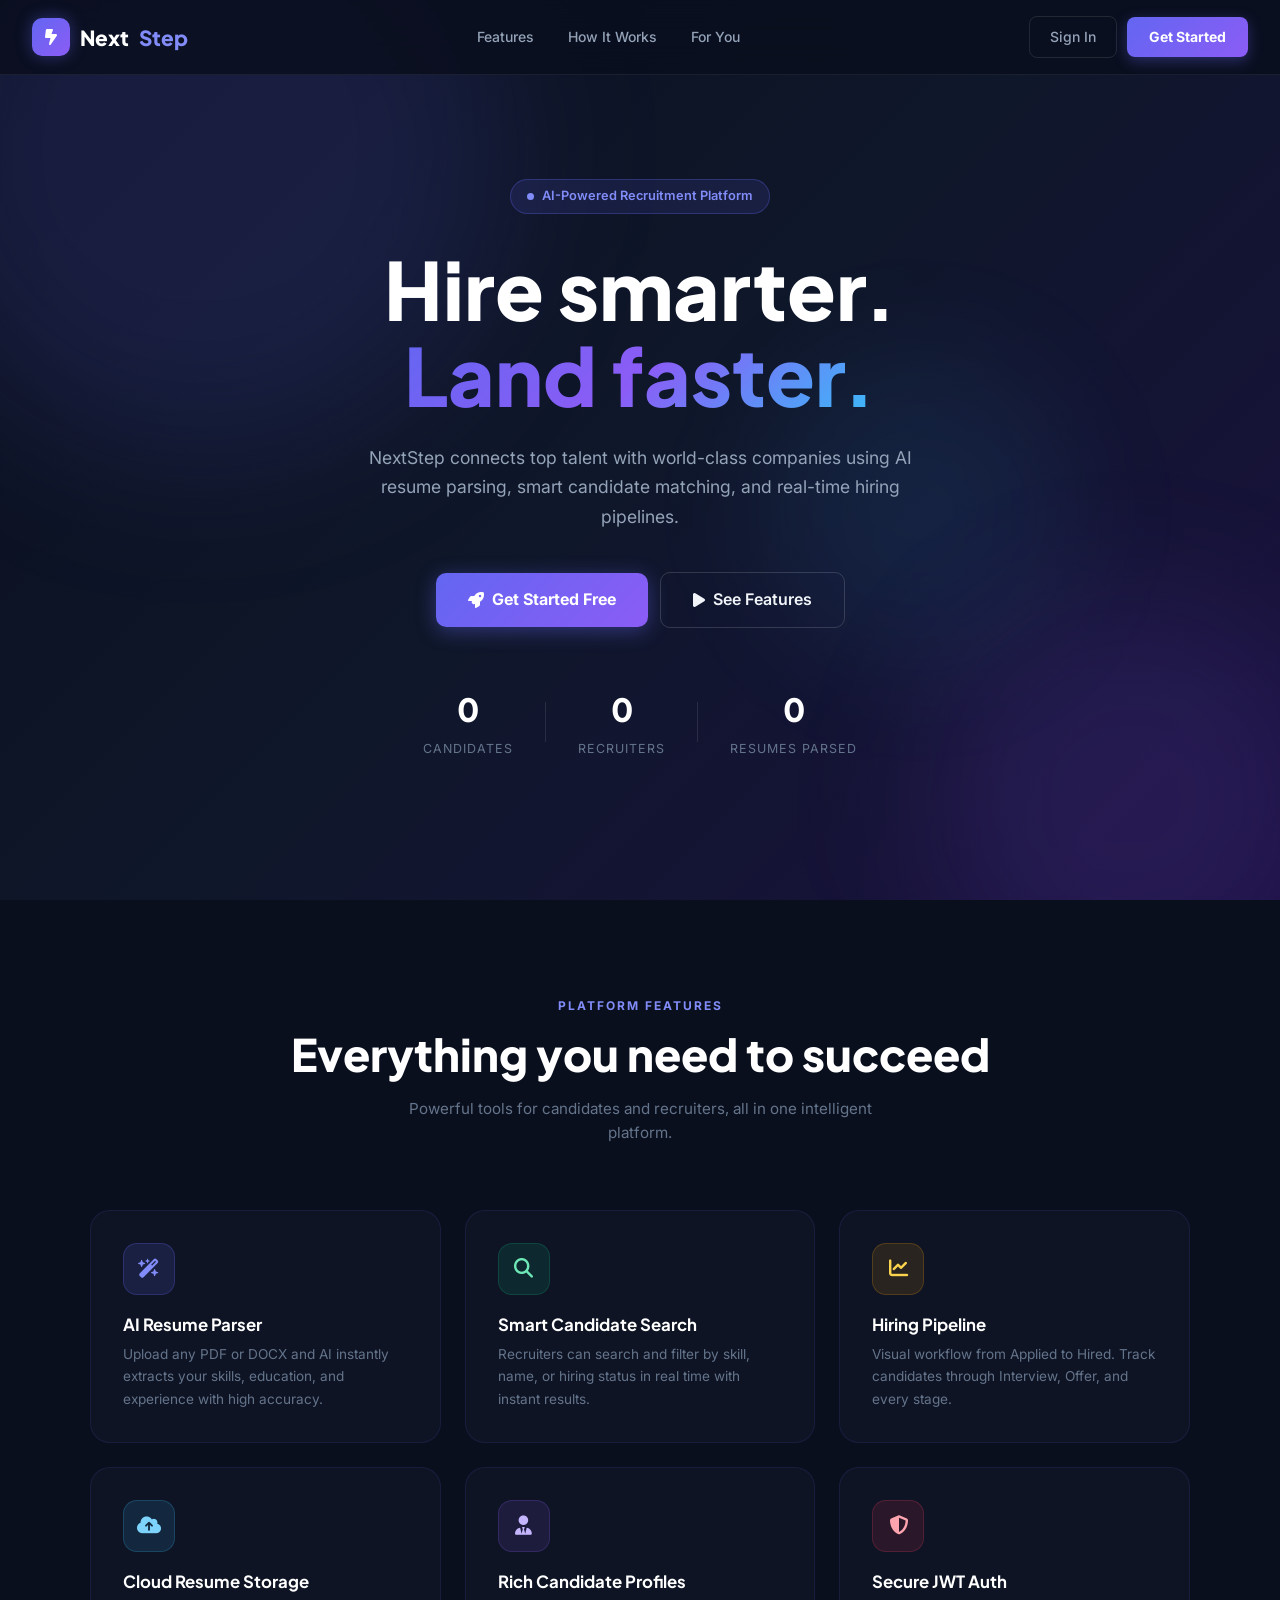
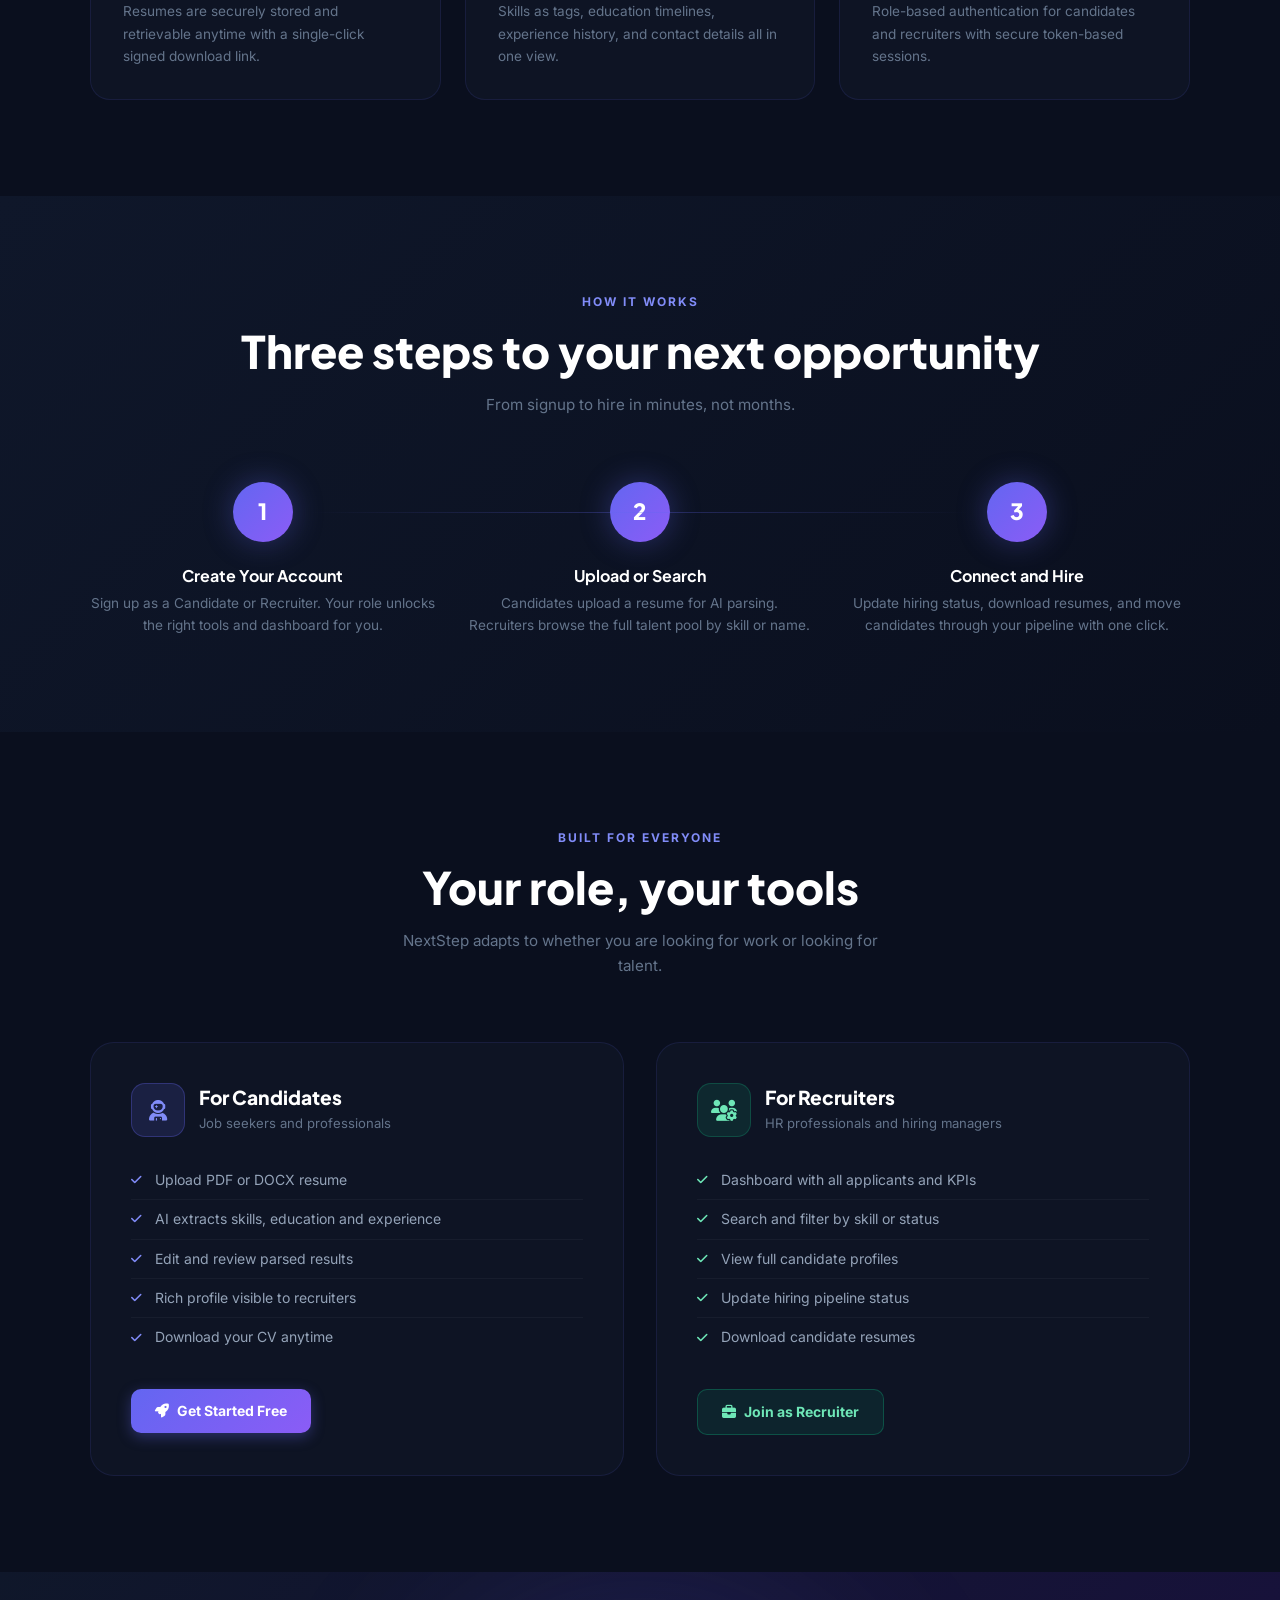
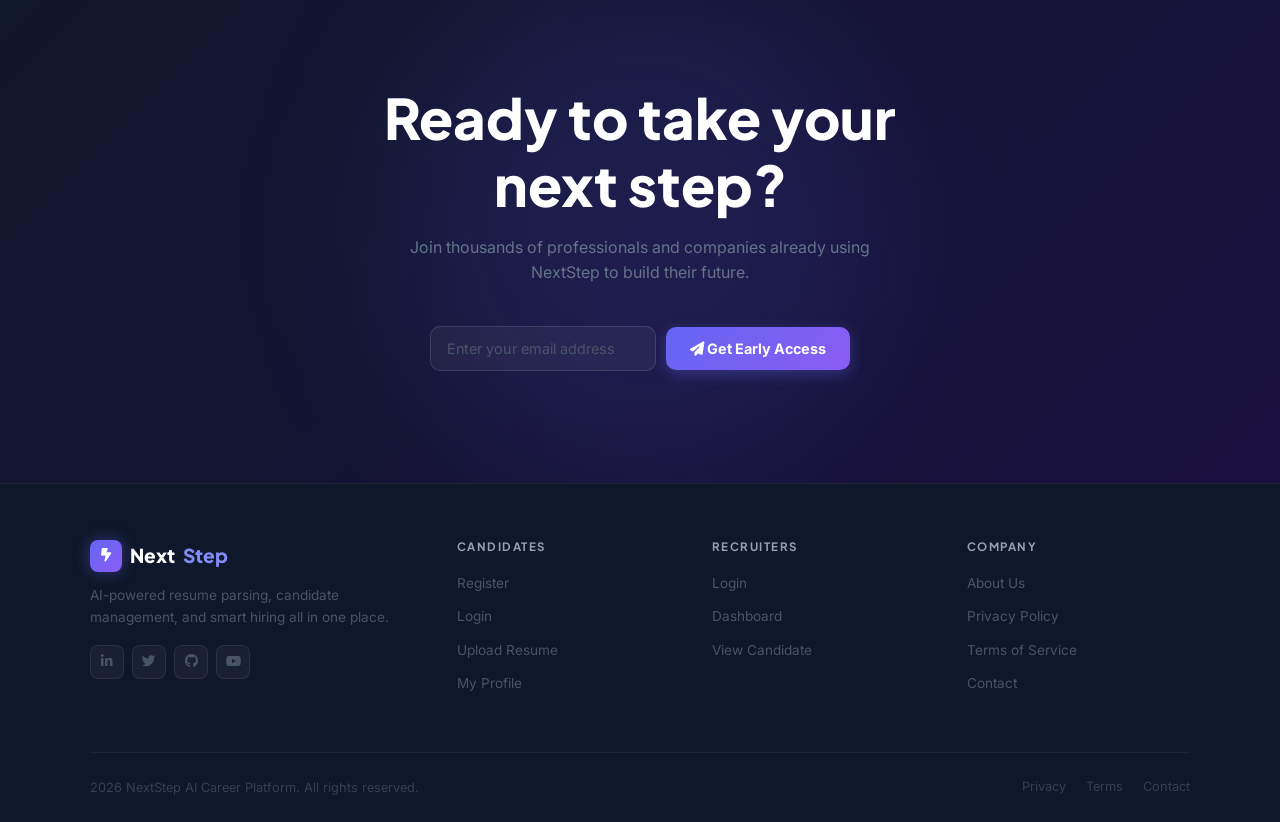
<file: index.html>
<!DOCTYPE html><html lang="en"><head><meta charset="UTF-8"><meta name="viewport" content="width=device-width,initial-scale=1.0"><title>NextStep - AI Career Platform</title><meta name="description" content="AI-powered recruitment platform connecting top talent with world-class companies."><link rel="stylesheet" href="https://fonts.googleapis.com/css2?family=Inter:wght@300;400;500;600;700;800;900&family=Plus+Jakarta+Sans:wght@700;800;900&display=swap"><link rel="stylesheet" href="css/all.min.css"><link rel="stylesheet" href="user/nextstep.css"><style>*{box-sizing:border-box;margin:0;padding:0}body{font-family:"Inter",sans-serif;background:#0a0f1e;color:#f1f5f9;overflow-x:hidden}.nav{position:fixed;top:0;left:0;right:0;z-index:100;padding:1rem 2rem;display:flex;align-items:center;justify-content:space-between;background:rgba(10,15,30,0.85);backdrop-filter:blur(20px);border-bottom:1px solid rgba(255,255,255,0.07);transition:all .3s}.nav.scrolled{padding:.75rem 2rem;background:rgba(10,15,30,.97)}.brand{display:flex;align-items:center;gap:10px;font-family:"Plus Jakarta Sans",sans-serif;font-size:1.3rem;font-weight:800;color:#fff;text-decoration:none}.brand-icon{width:38px;height:38px;background:linear-gradient(135deg,#6366f1,#8b5cf6);border-radius:10px;display:flex;align-items:center;justify-content:center;color:#fff;font-size:1rem;box-shadow:0 0 16px rgba(99,102,241,.4)}.brand span{color:#818cf8}.nav-links{display:flex;align-items:center;gap:6px}.nav-links a{color:#94a3b8;font-size:.875rem;font-weight:500;padding:7px 14px;border-radius:8px;text-decoration:none;transition:all .2s}.nav-links a:hover{color:#fff;background:rgba(255,255,255,.07)}.nav-actions{display:flex;align-items:center;gap:10px}.btn-ghost{color:#94a3b8;font-size:.875rem;font-weight:500;padding:9px 20px;border-radius:8px;text-decoration:none;border:1px solid rgba(255,255,255,.1);transition:all .2s}.btn-ghost:hover{color:#fff;border-color:rgba(99,102,241,.5);background:rgba(99,102,241,.1)}.btn-primary{background:linear-gradient(135deg,#6366f1,#8b5cf6);color:#fff;font-size:.875rem;font-weight:700;padding:9px 22px;border-radius:8px;text-decoration:none;transition:all .2s;box-shadow:0 4px 14px rgba(99,102,241,.35)}.btn-primary:hover{transform:translateY(-2px);box-shadow:0 8px 24px rgba(99,102,241,.45);color:#fff}.hero{min-height:100vh;display:flex;align-items:center;justify-content:center;position:relative;overflow:hidden;background:linear-gradient(135deg,#0a0f1e 0%,#0f172a 50%,#1a1040 100%);padding:100px 2rem 60px}.hero-orb1{position:absolute;width:600px;height:600px;background:rgba(99,102,241,.15);border-radius:50%;filter:blur(80px);top:-150px;left:-100px;animation:float 10s ease-in-out infinite}.hero-orb2{position:absolute;width:400px;height:400px;background:rgba(139,92,246,.12);border-radius:50%;filter:blur(70px);bottom:-100px;right:-50px;animation:float 8s ease-in-out infinite;animation-delay:-4s}.hero-orb3{position:absolute;width:300px;height:300px;background:rgba(56,189,248,.08);border-radius:50%;filter:blur(60px);top:40%;left:60%;animation:float 12s ease-in-out infinite;animation-delay:-7s}@keyframes float{0%,100%{transform:translateY(0)}50%{transform:translateY(-30px)}}.hero-inner{position:relative;z-index:1;max-width:860px;margin:0 auto;text-align:center}.hero-badge{display:inline-flex;align-items:center;gap:8px;background:rgba(99,102,241,.12);border:1px solid rgba(99,102,241,.3);border-radius:100px;padding:6px 16px;font-size:.8rem;font-weight:600;color:#818cf8;margin-bottom:2rem;animation:fadeDown .6s ease}.hero-badge .dot{width:7px;height:7px;border-radius:50%;background:#818cf8;animation:pulse 1.5s ease-in-out infinite}@keyframes pulse{0%,100%{opacity:1}50%{opacity:.4}}@keyframes fadeDown{from{opacity:0;transform:translateY(-16px)}to{opacity:1;transform:translateY(0)}}.hero h1{font-family:"Plus Jakarta Sans",sans-serif;font-size:clamp(2.5rem,7vw,5rem);font-weight:900;line-height:1.08;color:#fff;margin-bottom:1.5rem;animation:fadeUp .7s ease .1s both}@keyframes fadeUp{from{opacity:0;transform:translateY(24px)}to{opacity:1;transform:translateY(0)}}.hero h1 .grad{background:linear-gradient(135deg,#6366f1,#8b5cf6,#38bdf8);-webkit-background-clip:text;-webkit-text-fill-color:transparent;background-clip:text}.hero p{font-size:1.1rem;color:#94a3b8;max-width:560px;margin:0 auto 2.5rem;line-height:1.7;animation:fadeUp .7s ease .2s both}.hero-ctas{display:flex;align-items:center;justify-content:center;gap:12px;flex-wrap:wrap;animation:fadeUp .7s ease .3s both}.btn-hero-primary{background:linear-gradient(135deg,#6366f1,#8b5cf6);color:#fff;font-size:1rem;font-weight:700;padding:14px 32px;border-radius:10px;text-decoration:none;transition:all .25s;box-shadow:0 4px 20px rgba(99,102,241,.4);display:flex;align-items:center;gap:8px}.btn-hero-primary:hover{transform:translateY(-3px);box-shadow:0 10px 32px rgba(99,102,241,.5);color:#fff}.btn-hero-secondary{background:transparent;color:#f1f5f9;font-size:1rem;font-weight:600;padding:14px 32px;border-radius:10px;text-decoration:none;border:1px solid rgba(255,255,255,.15);transition:all .25s;display:flex;align-items:center;gap:8px}.btn-hero-secondary:hover{border-color:rgba(99,102,241,.5);background:rgba(99,102,241,.08);color:#fff}.hero-stats{display:flex;align-items:center;justify-content:center;gap:2rem;margin-top:3.5rem;flex-wrap:wrap;animation:fadeUp .7s ease .4s both}.hero-stat .num{font-family:"Plus Jakarta Sans",sans-serif;font-size:2rem;font-weight:900;color:#fff;display:block}.hero-stat .lbl{font-size:.78rem;color:#64748b;text-transform:uppercase;letter-spacing:1px}.sep{width:1px;height:40px;background:rgba(255,255,255,.1)}.section{padding:6rem 2rem}.container{max-width:1100px;margin:0 auto}.sec-hdr{text-align:center;margin-bottom:4rem}.sec-label{font-size:.75rem;font-weight:700;letter-spacing:2px;text-transform:uppercase;color:#818cf8;display:block;margin-bottom:.75rem}.sec-title{font-family:"Plus Jakarta Sans",sans-serif;font-size:clamp(1.8rem,4vw,2.8rem);font-weight:800;color:#fff;margin-bottom:1rem}.sec-sub{color:#64748b;font-size:.95rem;max-width:500px;margin:0 auto}.feat-grid{display:grid;grid-template-columns:repeat(3,1fr);gap:1.5rem}.feat-card{background:rgba(17,24,39,.7);border:1px solid rgba(99,102,241,.12);border-radius:20px;padding:2rem;transition:all .25s;position:relative;overflow:hidden}.feat-card::before{content:"";position:absolute;inset:0;background:radial-gradient(ellipse at top left,rgba(99,102,241,.08),transparent 60%);opacity:0;transition:opacity .25s}.feat-card:hover{border-color:rgba(99,102,241,.3);transform:translateY(-4px);box-shadow:0 20px 40px rgba(0,0,0,.3)}.feat-card:hover::before{opacity:1}.feat-icon{width:52px;height:52px;border-radius:14px;display:flex;align-items:center;justify-content:center;font-size:1.2rem;margin-bottom:1.25rem}.i-ind{background:rgba(99,102,241,.15);color:#818cf8;border:1px solid rgba(99,102,241,.25)}.i-eme{background:rgba(16,185,129,.12);color:#6ee7b7;border:1px solid rgba(16,185,129,.2)}.i-amb{background:rgba(245,158,11,.12);color:#fcd34d;border:1px solid rgba(245,158,11,.2)}.i-sky{background:rgba(56,189,248,.12);color:#7dd3fc;border:1px solid rgba(56,189,248,.2)}.i-vio{background:rgba(139,92,246,.12);color:#c4b5fd;border:1px solid rgba(139,92,246,.2)}.i-ros{background:rgba(244,63,94,.12);color:#fda4af;border:1px solid rgba(244,63,94,.2)}.feat-card h3{font-size:1.05rem;font-weight:700;color:#fff;margin-bottom:.5rem}.feat-card p{font-size:.85rem;color:#64748b;line-height:1.65}.how-bg{background:linear-gradient(135deg,#0f172a,#0a0f1e)}.steps-row{display:grid;grid-template-columns:repeat(3,1fr);gap:2rem;position:relative}.steps-row::before{content:"";position:absolute;top:30px;left:20%;right:20%;height:1px;background:linear-gradient(90deg,transparent,rgba(99,102,241,.3),transparent)}.step{text-align:center}.step-num{width:60px;height:60px;background:linear-gradient(135deg,#6366f1,#8b5cf6);border-radius:50%;display:flex;align-items:center;justify-content:center;font-family:"Plus Jakarta Sans",sans-serif;font-size:1.4rem;font-weight:900;color:#fff;margin:0 auto 1.5rem;box-shadow:0 0 30px rgba(99,102,241,.35)}.step h3{font-size:1rem;font-weight:700;color:#fff;margin-bottom:.5rem}.step p{font-size:.85rem;color:#64748b;line-height:1.6}.roles-row{display:grid;grid-template-columns:1fr 1fr;gap:2rem}.role-card{background:rgba(17,24,39,.7);border:1px solid rgba(99,102,241,.12);border-radius:24px;padding:2.5rem;transition:all .25s}.role-card:hover{border-color:rgba(99,102,241,.3);box-shadow:0 20px 50px rgba(0,0,0,.3)}.role-hdr{display:flex;align-items:center;gap:14px;margin-bottom:1.5rem}.role-ico{width:54px;height:54px;border-radius:14px;display:flex;align-items:center;justify-content:center;font-size:1.3rem}.rc{background:rgba(99,102,241,.15);border:1px solid rgba(99,102,241,.3);color:#818cf8}.rr{background:rgba(16,185,129,.12);border:1px solid rgba(16,185,129,.25);color:#6ee7b7}.role-card h3{font-size:1.2rem;font-weight:800;color:#fff;margin-bottom:.25rem}.role-sub{color:#64748b;font-size:.82rem}.role-list{list-style:none;margin-bottom:2rem}.role-list li{display:flex;align-items:center;gap:10px;padding:8px 0;border-bottom:1px solid rgba(255,255,255,.04);font-size:.875rem;color:#94a3b8}.role-list li:last-child{border-bottom:none}.role-list li i{color:#818cf8;font-size:.75rem;width:14px}.role-list li.g i{color:#6ee7b7}.btn-rc{display:inline-flex;align-items:center;gap:8px;padding:11px 24px;border-radius:10px;font-size:.875rem;font-weight:700;text-decoration:none;transition:all .25s}.btn-rc.c{background:linear-gradient(135deg,#6366f1,#8b5cf6);color:#fff;box-shadow:0 4px 14px rgba(99,102,241,.35)}.btn-rc.c:hover{transform:translateY(-2px);box-shadow:0 8px 24px rgba(99,102,241,.45);color:#fff}.btn-rc.r{background:rgba(16,185,129,.1);border:1px solid rgba(16,185,129,.3);color:#6ee7b7}.btn-rc.r:hover{background:rgba(16,185,129,.2);transform:translateY(-2px);color:#6ee7b7}.cta-sec{background:linear-gradient(135deg,#0f172a,#1a1040);position:relative;overflow:hidden;padding:7rem 2rem;text-align:center}.cta-orb{position:absolute;width:500px;height:500px;background:rgba(99,102,241,.12);border-radius:50%;filter:blur(80px);top:50%;left:50%;transform:translate(-50%,-50%)}.cta-in{position:relative;z-index:1}.cta-in h2{font-family:"Plus Jakarta Sans",sans-serif;font-size:clamp(2rem,5vw,3.5rem);font-weight:900;color:#fff;margin-bottom:1rem}.cta-in p{color:#64748b;font-size:1rem;margin-bottom:2.5rem;max-width:460px;margin-left:auto;margin-right:auto}.cta-form{display:flex;align-items:center;gap:10px;max-width:420px;margin:0 auto;flex-wrap:wrap}.cta-form input{flex:1;min-width:200px;background:rgba(255,255,255,.05);border:1px solid rgba(255,255,255,.12);border-radius:10px;padding:13px 16px;color:#f1f5f9;font-family:"Inter",sans-serif;font-size:.9rem;outline:none;transition:all .2s}.cta-form input::placeholder{color:#475569}.cta-form input:focus{border-color:#6366f1;box-shadow:0 0 0 3px rgba(99,102,241,.15)}.cta-form button{background:linear-gradient(135deg,#6366f1,#8b5cf6);color:#fff;border:none;border-radius:10px;padding:13px 24px;font-family:"Inter",sans-serif;font-size:.9rem;font-weight:700;cursor:pointer;white-space:nowrap;transition:all .2s;box-shadow:0 4px 14px rgba(99,102,241,.35)}.cta-form button:hover{transform:translateY(-2px);box-shadow:0 8px 24px rgba(99,102,241,.45)}.footer{background:#0f172a;border-top:1px solid rgba(255,255,255,.06);padding:3.5rem 2rem 1.5rem}.f-grid{display:grid;grid-template-columns:1.5fr 1fr 1fr 1fr;gap:2rem;margin-bottom:3rem}.f-brand{font-family:"Plus Jakarta Sans",sans-serif;font-size:1.2rem;font-weight:800;color:#fff;display:flex;align-items:center;gap:8px;margin-bottom:.75rem}.f-brand span{color:#818cf8}.footer p{color:#475569;font-size:.85rem;line-height:1.65}.footer h6{font-size:.72rem;font-weight:700;letter-spacing:1.5px;text-transform:uppercase;color:#94a3b8;margin-bottom:1rem}.footer ul{list-style:none}.footer ul li{margin-bottom:.5rem}.footer ul li a{color:#475569;font-size:.85rem;text-decoration:none;transition:all .2s}.footer ul li a:hover{color:#818cf8}.socials{display:flex;gap:8px;margin-top:1rem}.sl{width:34px;height:34px;border-radius:8px;background:rgba(255,255,255,.04);border:1px solid rgba(255,255,255,.08);display:flex;align-items:center;justify-content:center;color:#475569;font-size:.85rem;text-decoration:none;transition:all .2s}.sl:hover{background:rgba(99,102,241,.15);border-color:rgba(99,102,241,.35);color:#818cf8;transform:translateY(-2px)}.f-bot{border-top:1px solid rgba(255,255,255,.06);padding-top:1.5rem;display:flex;align-items:center;justify-content:space-between;flex-wrap:wrap;gap:.75rem}.f-bot p{color:#334155;font-size:.8rem;margin:0}.f-bot-links{display:flex;gap:1.25rem}.f-bot-links a{color:#334155;font-size:.8rem;text-decoration:none;transition:color .2s}.f-bot-links a:hover{color:#818cf8}@media(max-width:900px){.feat-grid{grid-template-columns:repeat(2,1fr)}.roles-row{grid-template-columns:1fr}.steps-row{grid-template-columns:1fr}.f-grid{grid-template-columns:1fr 1fr}.steps-row::before{display:none}}@media(max-width:600px){.feat-grid{grid-template-columns:1fr}.nav-links{display:none}.f-grid{grid-template-columns:1fr}.sep{display:none}}</style></head><body><nav class="nav" id="mainNav"><a class="brand" href="index.html"><div class="brand-icon"><i class="fa-solid fa-bolt-lightning"></i></div>Next<span>Step</span></a><div class="nav-links"><a href="#features">Features</a><a href="#how">How It Works</a><a href="#roles">For You</a></div><div class="nav-actions" id="navActions"><a class="btn-ghost" href="user/login.html">Sign In</a><a class="btn-primary" href="user/register.html">Get Started</a></div></nav><section class="hero"><div class="hero-orb1"></div><div class="hero-orb2"></div><div class="hero-orb3"></div><div class="hero-inner"><div class="hero-badge"><span class="dot"></span>AI-Powered Recruitment Platform</div><h1>Hire smarter.<br><span class="grad">Land faster.</span></h1><p>NextStep connects top talent with world-class companies using AI resume parsing, smart candidate matching, and real-time hiring pipelines.</p><div class="hero-ctas"><a class="btn-hero-primary" href="user/register.html"><i class="fa fa-rocket"></i>Get Started Free</a><a class="btn-hero-secondary" href="#features"><i class="fa fa-play"></i>See Features</a></div><div class="hero-stats"><div class="hero-stat"><span class="num" id="statCandidates">0</span><span class="lbl">Candidates</span></div><div class="sep"></div><div class="hero-stat"><span class="num" id="statRecruiters">0</span><span class="lbl">Recruiters</span></div><div class="sep"></div><div class="hero-stat"><span class="num" id="statResumes">0</span><span class="lbl">Resumes Parsed</span></div></div></div></section><section class="section" id="features"><div class="container"><div class="sec-hdr"><span class="sec-label">Platform Features</span><h2 class="sec-title">Everything you need to succeed</h2><p class="sec-sub">Powerful tools for candidates and recruiters, all in one intelligent platform.</p></div><div class="feat-grid"><div class="feat-card"><div class="feat-icon i-ind"><i class="fa fa-wand-magic-sparkles"></i></div><h3>AI Resume Parser</h3><p>Upload any PDF or DOCX and AI instantly extracts your skills, education, and experience with high accuracy.</p></div><div class="feat-card"><div class="feat-icon i-eme"><i class="fa fa-magnifying-glass"></i></div><h3>Smart Candidate Search</h3><p>Recruiters can search and filter by skill, name, or hiring status in real time with instant results.</p></div><div class="feat-card"><div class="feat-icon i-amb"><i class="fa fa-chart-line"></i></div><h3>Hiring Pipeline</h3><p>Visual workflow from Applied to Hired. Track candidates through Interview, Offer, and every stage.</p></div><div class="feat-card"><div class="feat-icon i-sky"><i class="fa fa-cloud-arrow-up"></i></div><h3>Cloud Resume Storage</h3><p>Resumes are securely stored and retrievable anytime with a single-click signed download link.</p></div><div class="feat-card"><div class="feat-icon i-vio"><i class="fa fa-user-tie"></i></div><h3>Rich Candidate Profiles</h3><p>Skills as tags, education timelines, experience history, and contact details all in one view.</p></div><div class="feat-card"><div class="feat-icon i-ros"><i class="fa fa-shield-halved"></i></div><h3>Secure JWT Auth</h3><p>Role-based authentication for candidates and recruiters with secure token-based sessions.</p></div></div></div></section><section class="section how-bg" id="how"><div class="container"><div class="sec-hdr"><span class="sec-label">How It Works</span><h2 class="sec-title">Three steps to your next opportunity</h2><p class="sec-sub">From signup to hire in minutes, not months.</p></div><div class="steps-row"><div class="step"><div class="step-num">1</div><h3>Create Your Account</h3><p>Sign up as a Candidate or Recruiter. Your role unlocks the right tools and dashboard for you.</p></div><div class="step"><div class="step-num">2</div><h3>Upload or Search</h3><p>Candidates upload a resume for AI parsing. Recruiters browse the full talent pool by skill or name.</p></div><div class="step"><div class="step-num">3</div><h3>Connect and Hire</h3><p>Update hiring status, download resumes, and move candidates through your pipeline with one click.</p></div></div></div></section><section class="section" id="roles"><div class="container"><div class="sec-hdr"><span class="sec-label">Built For Everyone</span><h2 class="sec-title">Your role, your tools</h2><p class="sec-sub">NextStep adapts to whether you are looking for work or looking for talent.</p></div><div class="roles-row"><div class="role-card"><div class="role-hdr"><div class="role-ico rc"><i class="fa fa-user-astronaut"></i></div><div><h3>For Candidates</h3><div class="role-sub">Job seekers and professionals</div></div></div><ul class="role-list"><li><i class="fa fa-check"></i>Upload PDF or DOCX resume</li><li><i class="fa fa-check"></i>AI extracts skills, education and experience</li><li><i class="fa fa-check"></i>Edit and review parsed results</li><li><i class="fa fa-check"></i>Rich profile visible to recruiters</li><li><i class="fa fa-check"></i>Download your CV anytime</li></ul><a class="btn-rc c" href="user/register.html"><i class="fa fa-rocket"></i>Get Started Free</a></div><div class="role-card"><div class="role-hdr"><div class="role-ico rr"><i class="fa fa-users-gear"></i></div><div><h3>For Recruiters</h3><div class="role-sub">HR professionals and hiring managers</div></div></div><ul class="role-list"><li class="g"><i class="fa fa-check"></i>Dashboard with all applicants and KPIs</li><li class="g"><i class="fa fa-check"></i>Search and filter by skill or status</li><li class="g"><i class="fa fa-check"></i>View full candidate profiles</li><li class="g"><i class="fa fa-check"></i>Update hiring pipeline status</li><li class="g"><i class="fa fa-check"></i>Download candidate resumes</li></ul><a class="btn-rc r" href="user/register.html"><i class="fa fa-briefcase"></i>Join as Recruiter</a></div></div></div></section><section class="cta-sec"><div class="cta-orb"></div><div class="cta-in"><h2>Ready to take your<br>next step?</h2><p>Join thousands of professionals and companies already using NextStep to build their future.</p><div class="cta-form"><input type="email" id="ctaEmail" placeholder="Enter your email address"><button onclick="ctaSignup()"><i class="fa fa-paper-plane"></i> Get Early Access</button></div></div></section><footer class="footer"><div class="container"><div class="f-grid"><div><div class="f-brand"><div class="brand-icon" style="width:32px;height:32px;font-size:.85rem;border-radius:8px;"><i class="fa-solid fa-bolt-lightning"></i></div>Next<span>Step</span></div><p>AI-powered resume parsing, candidate management, and smart hiring all in one place.</p><div class="socials"><a class="sl" href="#" title="LinkedIn"><i class="fab fa-linkedin-in"></i></a><a class="sl" href="#" title="Twitter"><i class="fab fa-twitter"></i></a><a class="sl" href="#" title="GitHub"><i class="fab fa-github"></i></a><a class="sl" href="#" title="YouTube"><i class="fab fa-youtube"></i></a></div></div><div><h6>Candidates</h6><ul><li><a href="user/register.html">Register</a></li><li><a href="user/login.html">Login</a></li><li><a href="user/upload.html">Upload Resume</a></li><li><a href="user/my-profile.html">My Profile</a></li></ul></div><div><h6>Recruiters</h6><ul><li><a href="user/login.html">Login</a></li><li><a href="user/dashboard.html">Dashboard</a></li><li><a href="user/candidate-detail.html?id=1">View Candidate</a></li></ul></div><div><h6>Company</h6><ul><li><a href="#">About Us</a></li><li><a href="#">Privacy Policy</a></li><li><a href="#">Terms of Service</a></li><li><a href="#">Contact</a></li></ul></div></div><div class="f-bot"><p>2026 NextStep AI Career Platform. All rights reserved.</p><div class="f-bot-links"><a href="#">Privacy</a><a href="#">Terms</a><a href="#">Contact</a></div></div></div></footer><script>window.addEventListener("scroll",function(){var n=document.getElementById("mainNav");n.classList.toggle("scrolled",window.scrollY>50);});function ctaSignup(){var e=document.getElementById("ctaEmail").value.trim();if(!e||!/\S+@\S+\.\S+/.test(e)){alert("Please enter a valid email address.");return;}localStorage.setItem("ns_cta_email",e);window.location.href="user/register.html";};var token=localStorage.getItem("ns_token"),user=JSON.parse(localStorage.getItem("ns_user")||"{}");if(token&&user.name){var na=document.getElementById("navActions"),tp="recruiter"===user.role?"user/dashboard.html":"user/my-profile.html",tl="recruiter"===user.role?"Dashboard":"My Profile";na.innerHTML=`<span style="font-size:0.85rem;color:#94a3b8;margin-right:10px;">Hi, ${user.name.split(" ")[0]}</span><a class="btn-primary" href="${tp}"><i class="fa fa-user-circle"></i> ${tl}</a>`};fetch("http://13.53.39.78/api/stats").then(e=>e.json()).then(e=>{document.getElementById("statCandidates").textContent=e.candidates+"+",document.getElementById("statRecruiters").textContent=e.recruiters+"+",document.getElementById("statResumes").textContent=e.resumes_parsed+"+"}).catch(e=>console.log("Stats failed"));</script></body></html>
</file>
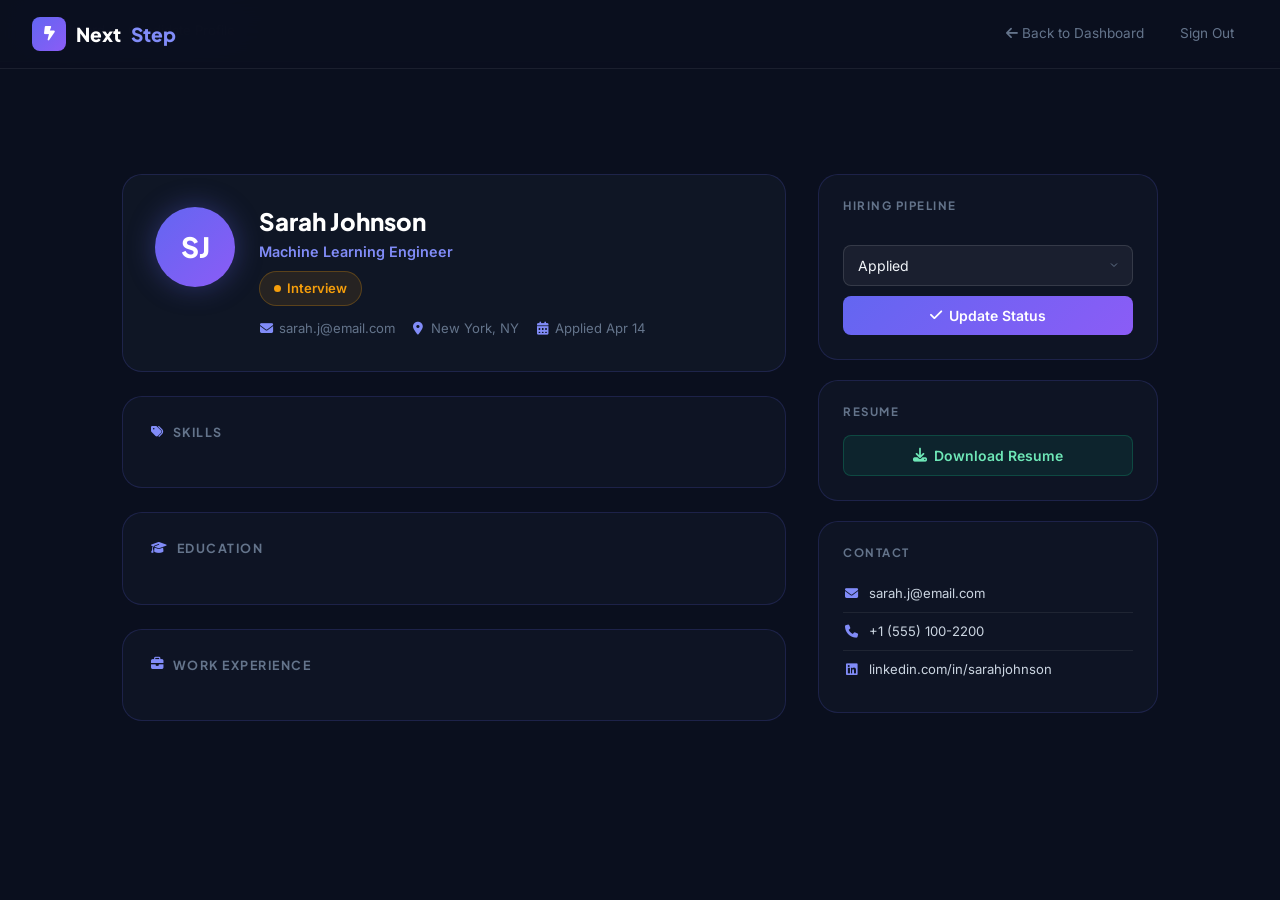
<file: user/candidate-detail.html>
<!DOCTYPE html>
<html lang="en">
<head>
  <meta charset="UTF-8">
  <meta name="viewport" content="width=device-width, initial-scale=1.0">
  <title>Candidate Detail - NextStep</title>
  <meta name="description" content="Review this candidate profile and update their hiring status.">
  <link rel="stylesheet" href="https://fonts.googleapis.com/css2?family=Inter:wght@300;400;500;600;700;800&family=Plus+Jakarta+Sans:wght@700;800&display=swap">
  <link rel="stylesheet" href="../css/all.min.css">
  <link rel="stylesheet" href="nextstep.css">
  <style>
    .ns-navbar{display:flex;align-items:center;justify-content:space-between;padding:1rem 2rem;position:fixed;top:0;left:0;right:0;z-index:100;background:rgba(10,15,30,0.9);backdrop-filter:blur(20px);border-bottom:1px solid var(--border-subtle);}
    .nav-brand{display:flex;align-items:center;gap:10px;font-family:"Plus Jakarta Sans",sans-serif;font-size:1.2rem;font-weight:800;color:#fff;text-decoration:none;}
    .nav-brand .brand-icon{width:34px;height:34px;background:var(--accent-grad);border-radius:8px;display:flex;align-items:center;justify-content:center;color:#fff;font-size:0.9rem;}
    .nav-brand span{color:var(--accent-light);}
    .nav-links{display:flex;align-items:center;gap:8px;}
    .nav-links a{color:var(--text-muted);font-size:0.85rem;padding:7px 14px;border-radius:8px;transition:var(--transition);}
    .nav-links a:hover{color:#fff;background:rgba(255,255,255,0.07);}
    .main-content{padding-top:72px;}
    .breadcrumb-bar{padding:1.25rem 2rem;background:rgba(15,23,42,0.8);border-bottom:1px solid var(--border-subtle);display:flex;align-items:center;gap:8px;font-size:0.82rem;color:var(--text-muted);}
    .breadcrumb-bar a{color:var(--accent-light);text-decoration:none;display:flex;align-items:center;gap:6px;transition:var(--transition);}
    .breadcrumb-bar a:hover{color:#fff;}
    .breadcrumb-bar .sep{color:var(--text-muted);}
    .container{max-width:1100px;margin:0 auto;padding:0 2rem;}
    .detail-body{padding:2.5rem 0;}
    .detail-grid{display:grid;grid-template-columns:1fr 340px;gap:2rem;align-items:start;}
    .candidate-hero-card{background:rgba(17,24,39,0.8);border:1px solid var(--border-glass);border-radius:var(--radius-lg);padding:2rem;margin-bottom:1.5rem;display:flex;align-items:flex-start;gap:1.5rem;}
    .big-avatar{width:80px;height:80px;border-radius:50%;background:var(--accent-grad);display:flex;align-items:center;justify-content:center;font-family:"Plus Jakarta Sans",sans-serif;font-size:1.75rem;font-weight:800;color:#fff;flex-shrink:0;box-shadow:0 0 28px var(--accent-glow);}
    .hero-info h1{font-size:1.5rem;font-weight:800;color:#fff;margin-bottom:0.25rem;}
    .hero-info .job-title{color:var(--accent-light);font-size:0.9rem;font-weight:600;margin-bottom:0.5rem;}
    .hero-meta{display:flex;flex-wrap:wrap;gap:1rem;margin-top:0.75rem;}
    .hero-meta-item{display:flex;align-items:center;gap:6px;color:var(--text-muted);font-size:0.82rem;}
    .hero-meta-item i{color:var(--accent-light);width:14px;text-align:center;}
    .section-card{background:rgba(17,24,39,0.7);border:1px solid var(--border-glass);border-radius:var(--radius-lg);padding:1.75rem;margin-bottom:1.5rem;}
    .section-title{font-size:0.78rem;font-weight:700;letter-spacing:1.5px;text-transform:uppercase;color:var(--text-muted);margin-bottom:1.25rem;display:flex;align-items:center;gap:8px;}
    .section-title i{color:var(--accent-light);}
    .skills-cloud{display:flex;flex-wrap:wrap;gap:8px;}
    .s-tag{display:inline-flex;align-items:center;padding:6px 14px;border-radius:100px;font-size:0.8rem;font-weight:600;background:rgba(99,102,241,0.12);border:1px solid rgba(99,102,241,0.28);color:var(--accent-light);transition:var(--transition);}
    .s-tag:hover{background:rgba(99,102,241,0.22);transform:translateY(-1px);}
    .s-tag.green{background:rgba(16,185,129,0.1);border-color:rgba(16,185,129,0.25);color:#6ee7b7;}
    .s-tag.blue{background:rgba(56,189,248,0.1);border-color:rgba(56,189,248,0.25);color:#7dd3fc;}
    .s-tag.orange{background:rgba(245,158,11,0.1);border-color:rgba(245,158,11,0.25);color:#fcd34d;}
    .timeline{position:relative;padding-left:1.5rem;}
    .timeline::before{content:'';position:absolute;left:0;top:6px;bottom:6px;width:2px;background:rgba(99,102,241,0.2);border-radius:1px;}
    .timeline-item{position:relative;margin-bottom:1.5rem;}
    .timeline-item:last-child{margin-bottom:0;}
    .timeline-item::before{content:'';position:absolute;left:-1.62rem;top:5px;width:12px;height:12px;border-radius:50%;background:var(--accent);border:2px solid #0a0f1e;box-shadow:0 0 10px var(--accent-glow);}
    .timeline-item h4{font-size:0.95rem;font-weight:700;color:#fff;margin-bottom:2px;}
    .timeline-item .org{color:var(--accent-light);font-size:0.82rem;font-weight:600;}
    .timeline-item .period{color:var(--text-muted);font-size:0.78rem;margin-top:3px;display:flex;align-items:center;gap:5px;}
    .timeline-item .desc{color:var(--text-secondary);font-size:0.83rem;margin-top:8px;line-height:1.6;}
    .sidebar-card{background:rgba(17,24,39,0.7);border:1px solid var(--border-glass);border-radius:var(--radius-lg);padding:1.5rem;margin-bottom:1.25rem;}
    .sidebar-card h6{font-size:0.72rem;font-weight:700;letter-spacing:1.5px;text-transform:uppercase;color:var(--text-muted);margin-bottom:1rem;}
    .status-stepper{display:flex;flex-direction:column;gap:0;}
    .step-item{display:flex;align-items:center;gap:12px;padding:10px 0;position:relative;}
    .step-item:not(:last-child)::after{content:'';position:absolute;left:14px;top:36px;width:2px;height:calc(100% - 20px);background:rgba(255,255,255,0.06);}
    .step-dot{width:28px;height:28px;border-radius:50%;border:2px solid rgba(255,255,255,0.12);display:flex;align-items:center;justify-content:center;font-size:0.7rem;color:var(--text-muted);flex-shrink:0;transition:var(--transition);z-index:1;background:var(--bg-card);}
    .step-dot.done{background:rgba(16,185,129,0.15);border-color:#10b981;color:#10b981;}
    .step-dot.current{background:rgba(99,102,241,0.2);border-color:var(--accent);color:var(--accent-light);box-shadow:0 0 12px var(--accent-glow);}
    .step-label{font-size:0.82rem;color:var(--text-muted);}
    .step-label.done{color:var(--success);}
    .step-label.current{color:#fff;font-weight:600;}
    .ns-select-status{width:100%;margin-top:1rem;background:rgba(255,255,255,0.05);border:1px solid rgba(255,255,255,0.12);border-radius:var(--radius-sm);padding:11px 14px;color:var(--text-primary);font-family:var(--font-main);font-size:0.875rem;outline:none;transition:var(--transition);cursor:pointer;appearance:none;background-image:url("data:image/svg+xml,%3Csvg xmlns='http://www.w3.org/2000/svg' width='12' height='12' viewBox='0 0 24 24' fill='none' stroke='%2364748b' stroke-width='2'%3E%3Cpath d='M6 9l6 6 6-6'/%3E%3C/svg%3E");background-repeat:no-repeat;background-position:right 12px center;}
    .ns-select-status:focus{border-color:var(--accent);}
    .ns-select-status option{background:var(--bg-card);}
    .update-btn{width:100%;padding:11px;background:var(--accent-grad);border:none;border-radius:var(--radius-sm);color:#fff;font-family:var(--font-main);font-size:0.875rem;font-weight:600;cursor:pointer;transition:var(--transition);margin-top:10px;display:flex;align-items:center;justify-content:center;gap:7px;}
    .update-btn:hover{transform:translateY(-2px);box-shadow:0 6px 20px var(--accent-glow);}
    .download-btn{width:100%;padding:11px;background:rgba(16,185,129,0.1);border:1px solid rgba(16,185,129,0.25);border-radius:var(--radius-sm);color:#6ee7b7;font-family:var(--font-main);font-size:0.875rem;font-weight:600;cursor:pointer;transition:var(--transition);display:flex;align-items:center;justify-content:center;gap:7px;}
    .download-btn:hover{background:rgba(16,185,129,0.2);}
    .contact-row{display:flex;align-items:center;gap:10px;padding:8px 0;border-bottom:1px solid var(--border-subtle);color:var(--text-secondary);font-size:0.82rem;}
    .contact-row:last-child{border-bottom:none;}
    .contact-row i{color:var(--accent-light);width:16px;text-align:center;flex-shrink:0;}
    .status-pill-display{display:inline-flex;align-items:center;gap:6px;padding:6px 14px;border-radius:100px;font-size:0.82rem;font-weight:600;}
    .status-pill-display::before{content:'';width:7px;height:7px;border-radius:50%;background:currentColor;}
    .sp-Applied{background:rgba(56,189,248,0.1);color:#38bdf8;border:1px solid rgba(56,189,248,0.25);}
    .sp-Interview{background:rgba(245,158,11,0.1);color:#f59e0b;border:1px solid rgba(245,158,11,0.25);}
    .sp-Offer{background:rgba(16,185,129,0.1);color:#10b981;border:1px solid rgba(16,185,129,0.25);}
    .sp-Rejected{background:rgba(239,68,68,0.1);color:#ef4444;border:1px solid rgba(239,68,68,0.25);}
    .sp-Hired{background:rgba(99,102,241,0.1);color:#818cf8;border:1px solid rgba(99,102,241,0.25);}
    .toast{display:none;position:fixed;bottom:2rem;right:2rem;padding:13px 20px;border-radius:12px;font-weight:600;font-size:0.875rem;z-index:999;align-items:center;gap:10px;animation:slideUp 0.3s ease;}
    .toast.show{display:flex;}
    .toast.success{background:#10b981;color:#fff;box-shadow:0 8px 24px rgba(16,185,129,0.4);}
    @keyframes slideUp{from{transform:translateY(20px);opacity:0;}to{transform:translateY(0);opacity:1;}}
    @media(max-width:900px){.detail-grid{grid-template-columns:1fr;}}
  </style>
</head>
<body>
<nav class="ns-navbar">
  <a class="nav-brand" href="../index.html">
    <div class="brand-icon"><i class="fa-solid fa-bolt-lightning"></i></div>
    Next<span>Step</span>
  </a>
  <div class="nav-links">
    <a href="dashboard.html"><i class="fa fa-arrow-left"></i> Back to Dashboard</a>
    <a href="login.html">Sign Out</a>
  </div>
</nav>
<div class="breadcrumb-bar">
  <a href="dashboard.html"><i class="fa fa-grid-2"></i> Dashboard</a>
  <span class="sep"><i class="fa fa-chevron-right" style="font-size:0.65rem;"></i></span>
  <span id="breadcrumbName">Candidate Profile</span>
</div>
<div class="main-content">
  <div class="detail-body">
    <div class="container">
      <div class="detail-grid">
        <div>
          <div class="candidate-hero-card">
            <div class="big-avatar" id="candidateAvatar">SJ</div>
            <div class="hero-info" style="flex:1;">
              <h1 id="candidateName">Sarah Johnson</h1>
              <div class="job-title" id="candidateTitle">Machine Learning Engineer</div>
              <div style="margin-top:6px;"><span class="status-pill-display sp-Interview" id="statusDisplay">Interview</span></div>
              <div class="hero-meta">
                <div class="hero-meta-item"><i class="fa fa-envelope"></i><span id="candidateEmail">sarah.j@email.com</span></div>
                <div class="hero-meta-item"><i class="fa fa-location-dot"></i><span id="candidateLoc">New York, NY</span></div>
                <div class="hero-meta-item"><i class="fa fa-calendar-days"></i><span id="candidateDate">Applied Apr 14</span></div>
              </div>
            </div>
          </div>
          <div class="section-card">
            <div class="section-title"><i class="fa fa-tags"></i>Skills</div>
            <div class="skills-cloud" id="skillsCloud"></div>
          </div>
          <div class="section-card">
            <div class="section-title"><i class="fa fa-graduation-cap"></i>Education</div>
            <div class="timeline" id="eduTimeline"></div>
          </div>
          <div class="section-card">
            <div class="section-title"><i class="fa fa-briefcase"></i>Work Experience</div>
            <div class="timeline" id="expTimeline"></div>
          </div>
        </div>
        <div>
          <div class="sidebar-card">
            <h6>Hiring Pipeline</h6>
            <div class="status-stepper" id="stepper"></div>
            <select class="ns-select-status" id="statusSelect">
              <option value="Applied">Applied</option>
              <option value="Interview">Interview</option>
              <option value="Offer">Offer</option>
              <option value="Rejected">Rejected</option>
              <option value="Hired">Hired</option>
            </select>
            <button class="update-btn" onclick="updateStatus()"><i class="fa fa-check"></i> Update Status</button>
          </div>
          <div class="sidebar-card">
            <h6>Resume</h6>
            <button class="download-btn" onclick="downloadResume()"><i class="fa fa-download"></i> Download Resume</button>
          </div>
          <div class="sidebar-card">
            <h6>Contact</h6>
            <div class="contact-row"><i class="fa fa-envelope"></i><span id="sideEmail">sarah.j@email.com</span></div>
            <div class="contact-row"><i class="fa fa-phone"></i><span id="sidePhone">+1 (555) 100-2200</span></div>
            <div class="contact-row"><i class="fa-brands fa-linkedin"></i><span>linkedin.com/in/sarahjohnson</span></div>
          </div>
        </div>
      </div>
    </div>
  </div>
</div>
<div class="toast success" id="toast"><i class="fa fa-circle-check"></i><span id="toastMsg">Status updated!</span></div>
<script>
var candidate = null;
var cid = parseInt(new URLSearchParams(window.location.search).get('id')) || 1;
var tagColors = ['', 'green', 'blue', 'orange'];
var STEPS = ['Applied', 'Interview', 'Offer', 'Hired'];

async function fetchCandidateDetail() {
  try {
    const token = localStorage.getItem("ns_token");
    const res = await fetch(`http://13.53.39.78/api/candidates/${cid}`, {
      headers: { "Authorization": "Bearer " + token }
    });
    if (res.status === 401) { window.location.href = "login.html"; return; }
    candidate = await res.json();
    renderPage();
  } catch (err) {
    console.error("Detail Load Failed:", err);
  }
}

function getInitials(name){return (name || "C").split(' ').map(function(w){return w[0];}).join('').slice(0,2).toUpperCase();}

function renderStepper(currentStatus){
  var stepperEl = document.getElementById('stepper');
  stepperEl.innerHTML = STEPS.map(function(s){
    var idx = STEPS.indexOf(s);
    var curIdx = STEPS.indexOf(currentStatus);
    var isDone = idx < curIdx || (idx === curIdx && currentStatus !== 'Rejected');
    var isCurrent = s === currentStatus && currentStatus !== 'Rejected';
    var cls = isDone ? 'done' : (isCurrent ? 'current' : '');
    return '<div class="step-item"><div class="step-dot '+cls+'"><i class="fa '+(isDone?'fa-check':'fa-circle')+' " style="font-size:0.6rem;"></i></div><span class="step-label '+cls+'">'+s+'</span></div>';
  }).join('');
  if(currentStatus === 'Rejected'){
    stepperEl.innerHTML += '<div class="step-item"><div class="step-dot" style="border-color:#ef4444;color:#ef4444;"><i class="fa fa-xmark" style="font-size:0.6rem;"></i></div><span class="step-label" style="color:#ef4444;">Rejected</span></div>';
  }
}

function renderStatusDisplay(st){
  var el = document.getElementById('statusDisplay');
  el.className = 'status-pill-display sp-' + st;
  el.innerHTML = '<span style="width:7px;height:7px;border-radius:50%;background:currentColor;display:inline-block;margin-right:4px;"></span>' + st;
}

async function updateStatus(){
  try {
    var sel = document.getElementById('statusSelect').value;
    const token = localStorage.getItem("ns_token");
    const res = await fetch(`http://13.53.39.78/api/candidates/${cid}/status`, {
      method: "PUT",
      headers: { 
        "Authorization": "Bearer " + token,
        "Content-Type": "application/json"
      },
      body: JSON.stringify({ status: sel })
    });
    
    if (res.ok) {
      candidate.status = sel;
      renderStepper(sel);
      renderStatusDisplay(sel);
      showToast('Status updated to: ' + sel);
    }
  } catch (err) {
    console.error("Update status failed:", err);
  }
}

function showToast(msg) {
  var toast = document.getElementById('toast');
  document.getElementById('toastMsg').textContent = msg;
  toast.classList.add('show');
  setTimeout(function(){toast.classList.remove('show');}, 2200);
}

async function downloadResume(){
  if (!candidate || !candidate.id) return;
  window.location.href = `http://13.53.39.78/api/resume/download/${candidate.user_id}`;
}

function renderPage() {
  if (!candidate) return;
  document.getElementById('breadcrumbName').textContent = candidate.name;
  document.getElementById('candidateName').textContent = candidate.name;
  document.getElementById('candidateTitle').textContent = candidate.title || "Professional";
  document.getElementById('candidateEmail').textContent = candidate.email;
  document.getElementById('candidateLoc').textContent = candidate.location || "Remote";
  document.getElementById('candidateDate').textContent = 'Applied ' + (candidate.created_at ? new Date(candidate.created_at).toLocaleDateString() : 'Recent');
  document.getElementById('candidateAvatar').textContent = getInitials(candidate.name);
  document.getElementById('sideEmail').textContent = candidate.email;
  document.getElementById('sidePhone').textContent = candidate.phone || "Not Provided";
  document.getElementById('statusSelect').value = candidate.status || "Applied";
  
  renderStatusDisplay(candidate.status || "Applied");
  renderStepper(candidate.status || "Applied");
  
  const skillsList = candidate.skills ? candidate.skills.split(',') : [];
  document.getElementById('skillsCloud').innerHTML = skillsList.map(function(s,i){return '<span class="s-tag '+tagColors[i%4]+'">'+s.trim()+'</span>';}).join('');
  
  // Render Education
  if (candidate.education && candidate.education.length) {
    document.getElementById('eduTimeline').innerHTML = candidate.education.map(e => `
      <div class="timeline-item">
        <h4>${e.degree}</h4>
        <div class="org">${e.school}</div>
        <div class="period"><i class="fa fa-calendar-days"></i> ${e.year}</div>
      </div>
    `).join('');
  } else {
    document.getElementById('eduTimeline').innerHTML = '<p style="color:var(--text-muted);font-size:0.85rem;">No education listed.</p>';
  }

  // Render Experience
  if (candidate.experience && candidate.experience.length) {
    document.getElementById('expTimeline').innerHTML = candidate.experience.map(e => `
      <div class="timeline-item">
        <h4>${e.title}</h4>
        <div class="org">${e.company}</div>
        <div class="period"><i class="fa fa-calendar-days"></i> ${e.period}</div>
        <div class="desc">${e.desc}</div>
      </div>
    `).join('');
  } else {
    document.getElementById('expTimeline').innerHTML = '<p style="color:var(--text-muted);font-size:0.85rem;">No experience listed.</p>';
  }
}

fetchCandidateDetail();

</script>
</body>
</html>
</file>
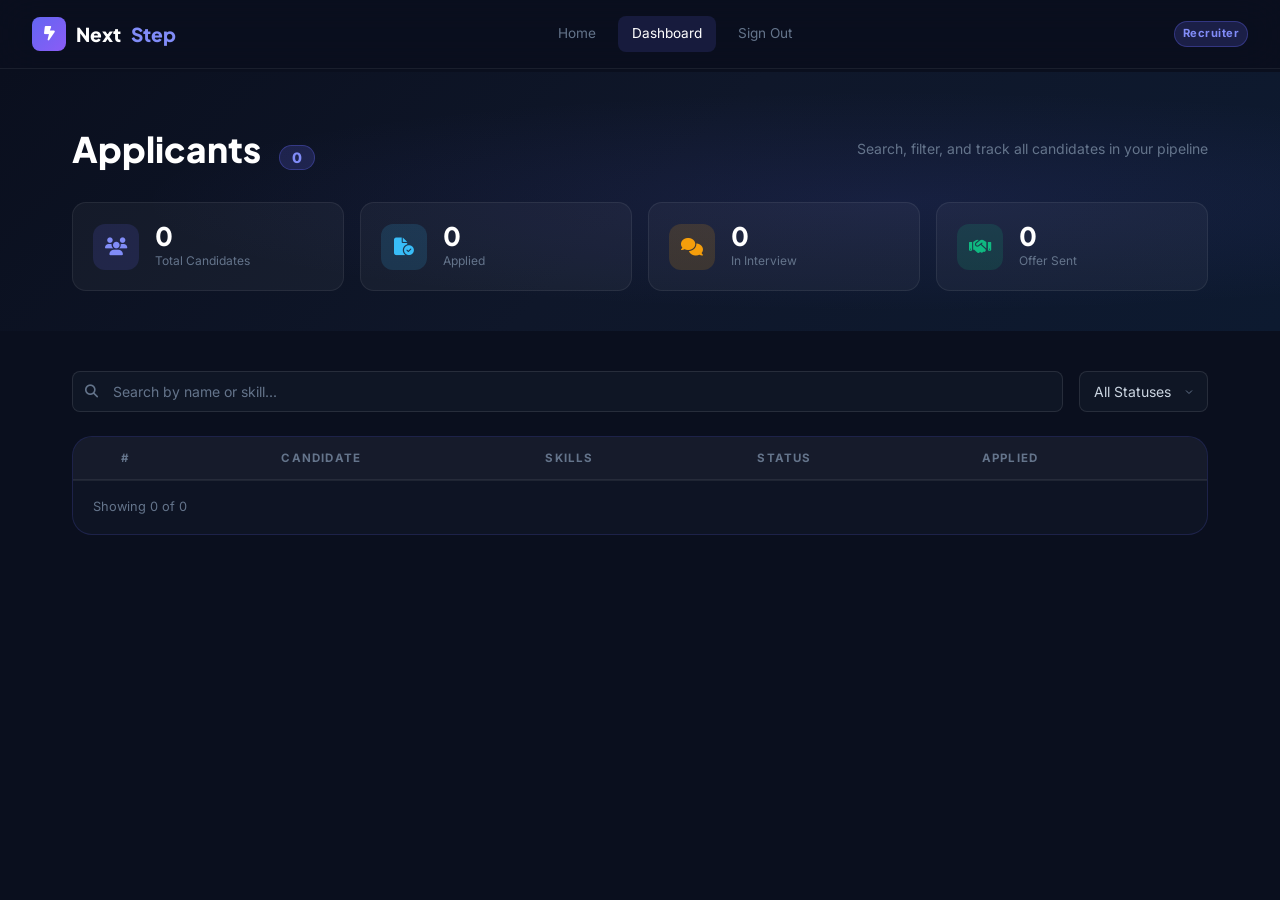
<file: user/dashboard.html>
<!DOCTYPE html>
<html lang="en">
<head>
  <meta charset="UTF-8">
  <meta name="viewport" content="width=device-width, initial-scale=1.0">
  <title>Recruiter Dashboard - NextStep</title>
  <meta name="description" content="Manage and review all candidates from your NextStep recruiter dashboard.">
  <link rel="stylesheet" href="https://fonts.googleapis.com/css2?family=Inter:wght@300;400;500;600;700;800&family=Plus+Jakarta+Sans:wght@700;800&display=swap">
  <link rel="stylesheet" href="../css/all.min.css">
  <link rel="stylesheet" href="nextstep.css">
  <style>
    .ns-navbar{display:flex;align-items:center;justify-content:space-between;padding:1rem 2rem;position:fixed;top:0;left:0;right:0;z-index:100;background:rgba(10,15,30,0.9);backdrop-filter:blur(20px);border-bottom:1px solid var(--border-subtle);}
    .nav-brand{display:flex;align-items:center;gap:10px;font-family:"Plus Jakarta Sans",sans-serif;font-size:1.2rem;font-weight:800;color:#fff;text-decoration:none;}
    .nav-brand .brand-icon{width:34px;height:34px;background:var(--accent-grad);border-radius:8px;display:flex;align-items:center;justify-content:center;color:#fff;font-size:0.9rem;}
    .nav-brand span{color:var(--accent-light);}
    .nav-links{display:flex;align-items:center;gap:8px;}
    .nav-links a{color:var(--text-muted);font-size:0.85rem;padding:7px 14px;border-radius:8px;transition:var(--transition);}
    .nav-links a:hover{color:#fff;background:rgba(255,255,255,0.07);}
    .nav-links a.active{color:#fff;background:rgba(99,102,241,0.15);}
    .nav-recruiter-badge{font-size:0.7rem;font-weight:700;padding:3px 8px;background:rgba(99,102,241,0.2);border:1px solid rgba(99,102,241,0.35);border-radius:100px;color:var(--accent-light);letter-spacing:0.5px;}
    .main-content{padding-top:72px;}
    .page-hero{padding:3.5rem 0 2.5rem;background:linear-gradient(135deg,#0a0f1e,#0f172a,#0d1a30);position:relative;overflow:hidden;}
    .page-hero::before{content:'';position:absolute;inset:0;background:radial-gradient(ellipse at 70% 50%,rgba(99,102,241,0.1),transparent 60%);}
    .page-hero .container{position:relative;z-index:1;max-width:1200px;margin:0 auto;padding:0 2rem;}
    .page-hero-top{display:flex;align-items:center;justify-content:space-between;margin-bottom:2rem;flex-wrap:wrap;gap:1rem;}
    .page-hero-top h1{font-size:clamp(1.5rem,3vw,2.2rem);font-weight:800;color:#fff;margin:0;}
    .page-hero-top h1 .count-badge{display:inline-flex;align-items:center;justify-content:center;background:rgba(99,102,241,0.2);border:1px solid rgba(99,102,241,0.35);color:var(--accent-light);font-size:0.9rem;padding:3px 12px;border-radius:100px;margin-left:12px;font-family:var(--font-main);}
    .kpi-grid{display:grid;grid-template-columns:repeat(4,1fr);gap:1rem;}
    .kpi-card{background:rgba(255,255,255,0.04);border:1px solid var(--border-subtle);border-radius:14px;padding:1.25rem;display:flex;align-items:center;gap:1rem;transition:var(--transition);}
    .kpi-card:hover{background:rgba(255,255,255,0.07);border-color:rgba(99,102,241,0.25);}
    .kpi-icon{width:46px;height:46px;border-radius:12px;display:flex;align-items:center;justify-content:center;font-size:1.1rem;flex-shrink:0;}
    .kpi-icon.total{background:rgba(99,102,241,0.15);color:var(--accent-light);}
    .kpi-icon.applied{background:rgba(56,189,248,0.15);color:var(--info);}
    .kpi-icon.interview{background:rgba(245,158,11,0.15);color:var(--warning);}
    .kpi-icon.offer{background:rgba(16,185,129,0.15);color:var(--success);}
    .kpi-num{font-size:1.6rem;font-weight:800;color:#fff;font-family:"Plus Jakarta Sans",sans-serif;line-height:1;}
    .kpi-lbl{font-size:0.75rem;color:var(--text-muted);margin-top:2px;}
    .container{max-width:1200px;margin:0 auto;padding:0 2rem;}
    .dashboard-section{padding:2.5rem 0;}
    .toolbar{display:flex;align-items:center;gap:1rem;margin-bottom:1.5rem;flex-wrap:wrap;}
    .search-wrap{flex:1;min-width:220px;position:relative;}
    .search-wrap input{width:100%;background:rgba(17,24,39,0.8);border:1px solid rgba(255,255,255,0.1);border-radius:var(--radius-sm);padding:11px 14px 11px 40px;color:var(--text-primary);font-family:var(--font-main);font-size:0.875rem;outline:none;transition:var(--transition);}
    .search-wrap input::placeholder{color:var(--text-muted);}
    .search-wrap input:focus{border-color:var(--accent);box-shadow:0 0 0 3px rgba(99,102,241,0.15);}
    .search-wrap .search-icon{position:absolute;left:13px;top:50%;transform:translateY(-50%);color:var(--text-muted);font-size:0.82rem;}
    .filter-select{background:rgba(17,24,39,0.8);border:1px solid rgba(255,255,255,0.1);border-radius:var(--radius-sm);padding:11px 36px 11px 14px;color:var(--text-secondary);font-family:var(--font-main);font-size:0.875rem;outline:none;transition:var(--transition);cursor:pointer;appearance:none;background-image:url("data:image/svg+xml,%3Csvg xmlns='http://www.w3.org/2000/svg' width='12' height='12' viewBox='0 0 24 24' fill='none' stroke='%2364748b' stroke-width='2'%3E%3Cpath d='M6 9l6 6 6-6'/%3E%3C/svg%3E");background-repeat:no-repeat;background-position:right 12px center;}
    .filter-select:focus{border-color:var(--accent);}
    .filter-select option{background:var(--bg-card);}
    .table-card{background:rgba(17,24,39,0.7);border:1px solid var(--border-glass);border-radius:var(--radius-lg);overflow:hidden;}
    .table-responsive{overflow-x:auto;}
    table{width:100%;border-collapse:collapse;}
    thead th{background:rgba(255,255,255,0.03);padding:12px 16px;font-size:0.72rem;font-weight:700;letter-spacing:1.2px;text-transform:uppercase;color:var(--text-muted);border-bottom:1px solid var(--border-subtle);white-space:nowrap;}
    tbody tr{border-bottom:1px solid rgba(255,255,255,0.04);cursor:pointer;transition:var(--transition);}
    tbody tr:hover{background:rgba(99,102,241,0.07);}
    tbody tr:last-child{border-bottom:none;}
    tbody td{padding:14px 16px;font-size:0.875rem;color:var(--text-secondary);vertical-align:middle;}
    .candidate-cell{display:flex;align-items:center;gap:12px;}
    .candidate-avatar{width:38px;height:38px;border-radius:50%;background:var(--accent-grad);display:flex;align-items:center;justify-content:center;font-size:0.85rem;font-weight:700;color:#fff;flex-shrink:0;}
    .candidate-name{font-weight:600;color:#fff;font-size:0.9rem;}
    .candidate-loc{font-size:0.75rem;color:var(--text-muted);}
    .skills-cell{display:flex;flex-wrap:wrap;gap:5px;}
    .s-pill{display:inline-block;padding:3px 10px;background:rgba(99,102,241,0.1);border:1px solid rgba(99,102,241,0.22);color:var(--accent-light);border-radius:100px;font-size:0.72rem;font-weight:500;}
    .s-pill.extra{background:rgba(255,255,255,0.05);border-color:rgba(255,255,255,0.1);color:var(--text-muted);}
    .status-pill{display:inline-flex;align-items:center;gap:5px;padding:4px 11px;border-radius:100px;font-size:0.75rem;font-weight:600;}
    .status-pill::before{content:'';width:6px;height:6px;border-radius:50%;background:currentColor;}
    .status-pill.Applied{background:rgba(56,189,248,0.12);color:#38bdf8;border:1px solid rgba(56,189,248,0.25);}
    .status-pill.Interview{background:rgba(245,158,11,0.12);color:#f59e0b;border:1px solid rgba(245,158,11,0.25);}
    .status-pill.Offer{background:rgba(16,185,129,0.12);color:#10b981;border:1px solid rgba(16,185,129,0.25);}
    .status-pill.Rejected{background:rgba(239,68,68,0.12);color:#ef4444;border:1px solid rgba(239,68,68,0.25);}
    .status-pill.Hired{background:rgba(99,102,241,0.12);color:#818cf8;border:1px solid rgba(99,102,241,0.25);}
    .arrow-cell{color:var(--text-muted);font-size:0.78rem;}
    tbody tr:hover .arrow-cell{color:var(--accent-light);}
    .empty-state{padding:4rem 2rem;text-align:center;}
    .empty-state i{font-size:3rem;color:var(--text-muted);opacity:0.4;margin-bottom:1rem;}
    .empty-state p{color:var(--text-muted);}
    .pagination{display:flex;align-items:center;justify-content:space-between;padding:1rem 1.25rem;border-top:1px solid var(--border-subtle);}
    .pagination p{font-size:0.8rem;color:var(--text-muted);}
    .page-btns{display:flex;gap:6px;}
    .page-btn{width:32px;height:32px;border-radius:8px;border:1px solid var(--border-subtle);background:transparent;color:var(--text-muted);cursor:pointer;font-size:0.82rem;display:flex;align-items:center;justify-content:center;transition:var(--transition);}
    .page-btn.active{background:var(--accent);border-color:var(--accent);color:#fff;}
    .page-btn:hover:not(.active){border-color:var(--accent);color:#fff;}
    @media(max-width:900px){.kpi-grid{grid-template-columns:repeat(2,1fr);}}
    @media(max-width:600px){.kpi-grid{grid-template-columns:1fr 1fr;}.nav-links{display:none;}}
  </style>
</head>
<body>
<nav class="ns-navbar">
  <a class="nav-brand" href="../index.html">
    <div class="brand-icon"><i class="fa-solid fa-bolt-lightning"></i></div>
    Next<span>Step</span>
  </a>
  <div class="nav-links">
    <a href="../index.html">Home</a>
    <a href="dashboard.html" class="active">Dashboard</a>
    <a href="login.html">Sign Out</a>
  </div>
  <span class="nav-recruiter-badge">Recruiter</span>
</nav>
<div class="main-content">
  <div class="page-hero">
    <div class="container">
      <div class="page-hero-top">
        <h1>Applicants <span class="count-badge" id="totalBadge">0</span></h1>
        <p style="color:var(--text-muted);font-size:0.875rem;margin:0;">Search, filter, and track all candidates in your pipeline</p>
      </div>
      <div class="kpi-grid">
        <div class="kpi-card"><div class="kpi-icon total"><i class="fa fa-users"></i></div><div><div class="kpi-num" id="kpiTotal">0</div><div class="kpi-lbl">Total Candidates</div></div></div>
        <div class="kpi-card"><div class="kpi-icon applied"><i class="fa fa-file-circle-check"></i></div><div><div class="kpi-num" id="kpiApplied">0</div><div class="kpi-lbl">Applied</div></div></div>
        <div class="kpi-card"><div class="kpi-icon interview"><i class="fa fa-comments"></i></div><div><div class="kpi-num" id="kpiInterview">0</div><div class="kpi-lbl">In Interview</div></div></div>
        <div class="kpi-card"><div class="kpi-icon offer"><i class="fa fa-handshake"></i></div><div><div class="kpi-num" id="kpiOffer">0</div><div class="kpi-lbl">Offer Sent</div></div></div>
      </div>
    </div>
  </div>
  <div class="dashboard-section">
    <div class="container">
      <div class="toolbar">
        <div class="search-wrap">
          <i class="fa fa-magnifying-glass search-icon"></i>
          <input type="text" id="searchInput" placeholder="Search by name or skill...">
        </div>
        <select class="filter-select" id="statusFilter">
          <option value="">All Statuses</option>
          <option value="Applied">Applied</option>
          <option value="Interview">Interview</option>
          <option value="Offer">Offer</option>
          <option value="Rejected">Rejected</option>
          <option value="Hired">Hired</option>
        </select>
      </div>
      <div class="table-card">
        <div class="table-responsive">
          <table>
            <thead>
              <tr>
                <th>#</th>
                <th>Candidate</th>
                <th>Skills</th>
                <th>Status</th>
                <th>Applied</th>
                <th></th>
              </tr>
            </thead>
            <tbody id="candidateBody"></tbody>
          </table>
        </div>
        <div class="pagination">
          <p id="paginationInfo">Showing 0 of 0</p>
          <div class="page-btns" id="pageBtns"></div>
        </div>
      </div>
    </div>
  </div>
</div>
<script>
var candidates = [];
var PAGE_SIZE = 8;
var currentPage = 1;
var filtered = [];

async function fetchCandidates() {
  try {
    const token = localStorage.getItem("ns_token");
    const res = await fetch("http://13.53.39.78/api/candidates", {
      headers: { "Authorization": "Bearer " + token }
    });
    if (res.status === 401) { window.location.href = "login.html"; return; }
    candidates = await res.json();
    filtered = candidates.slice();
    updateKPIs();
    renderTable();
  } catch (err) {
    console.error("Dashboard Load Failed:", err);
  }
}

function getInitials(name){return (name || "C").split(' ').map(function(w){return w[0];}).join('').slice(0,2).toUpperCase();}

function updateKPIs(){
  document.getElementById('kpiTotal').textContent = candidates.length;
  document.getElementById('kpiApplied').textContent = candidates.filter(c => c.status === 'Applied').length;
  document.getElementById('kpiInterview').textContent = candidates.filter(c => c.status === 'Interview').length;
  document.getElementById('kpiOffer').textContent = candidates.filter(c => c.status === 'Offer').length;
}

function renderTable(){
  var start = (currentPage - 1) * PAGE_SIZE;
  var page = filtered.slice(start, start + PAGE_SIZE);
  var tbody = document.getElementById('candidateBody');
  document.getElementById('totalBadge').textContent = filtered.length;
  document.getElementById('paginationInfo').textContent = 'Showing ' + (page.length ? start + 1 : 0) + '-' + (start + page.length) + ' of ' + filtered.length;
  
  if(!page.length){
    tbody.innerHTML = '<tr><td colspan="6"><div class="empty-state"><i class="fa fa-user-slash"></i><p>No candidates found in database.</p></div></td></tr>';
    return;
  }
  
  tbody.innerHTML = page.map((c, i) => {
    const skillsList = c.skills ? c.skills.split(',') : [];
    let skillsHtml = skillsList.slice(0, 3).map(s => '<span class="s-pill">' + s.trim() + '</span>').join('');
    if (skillsList.length > 3) skillsHtml += '<span class="s-pill extra">+' + (skillsList.length - 3) + '</span>';
    
    return `<tr onclick="window.location.href='candidate-detail.html?id=${c.id}'">
      <td style="color:var(--text-muted);">${start + i + 1}</td>
      <td>
        <div class="candidate-cell">
          <div class="candidate-avatar">${getInitials(c.name)}</div>
          <div>
            <div class="candidate-name">${c.name || 'No Name'}</div>
            <div class="candidate-loc">${c.location || 'Remote'}</div>
          </div>
        </div>
      </td>
      <td><div class="skills-cell">${skillsHtml}</div></td>
      <td><span class="status-pill ${c.status || 'Applied'}">${c.status || 'Applied'}</span></td>
      <td style="color:var(--text-muted);font-size:0.78rem;">${c.created_at ? new Date(c.created_at).toLocaleDateString() : 'Recent'}</td>
      <td class="arrow-cell"><i class="fa fa-chevron-right"></i></td>
    </tr>`;
  }).join('');
  renderPagination();
}

function renderPagination(){
  var totalPages = Math.ceil(filtered.length / PAGE_SIZE);
  var btns = document.getElementById('pageBtns');
  btns.innerHTML = '';
  for(var i = 1; i <= totalPages; i++){
    var btn = document.createElement('button');
    btn.className = 'page-btn' + (i === currentPage ? ' active' : '');
    btn.textContent = i;
    btn.onclick = (function(p){return function(){currentPage = p; renderTable();};})(i);
    btns.appendChild(btn);
  }
}

function applyFilters(){
  var q = document.getElementById('searchInput').value.toLowerCase();
  var st = document.getElementById('statusFilter').value;
  filtered = candidates.filter(function(c){
    var name = (c.name || "").toLowerCase();
    var skills = (c.skills || "").toLowerCase();
    var mQ = !q || name.includes(q) || skills.includes(q);
    var mS = !st || c.status === st;
    return mQ && mS;
  });
  currentPage = 1;
  renderTable();
}

document.getElementById('searchInput').addEventListener('input', applyFilters);
document.getElementById('statusFilter').addEventListener('change', applyFilters);

// Start fetching
fetchCandidates();

</script>
</body>
</html>
</file>
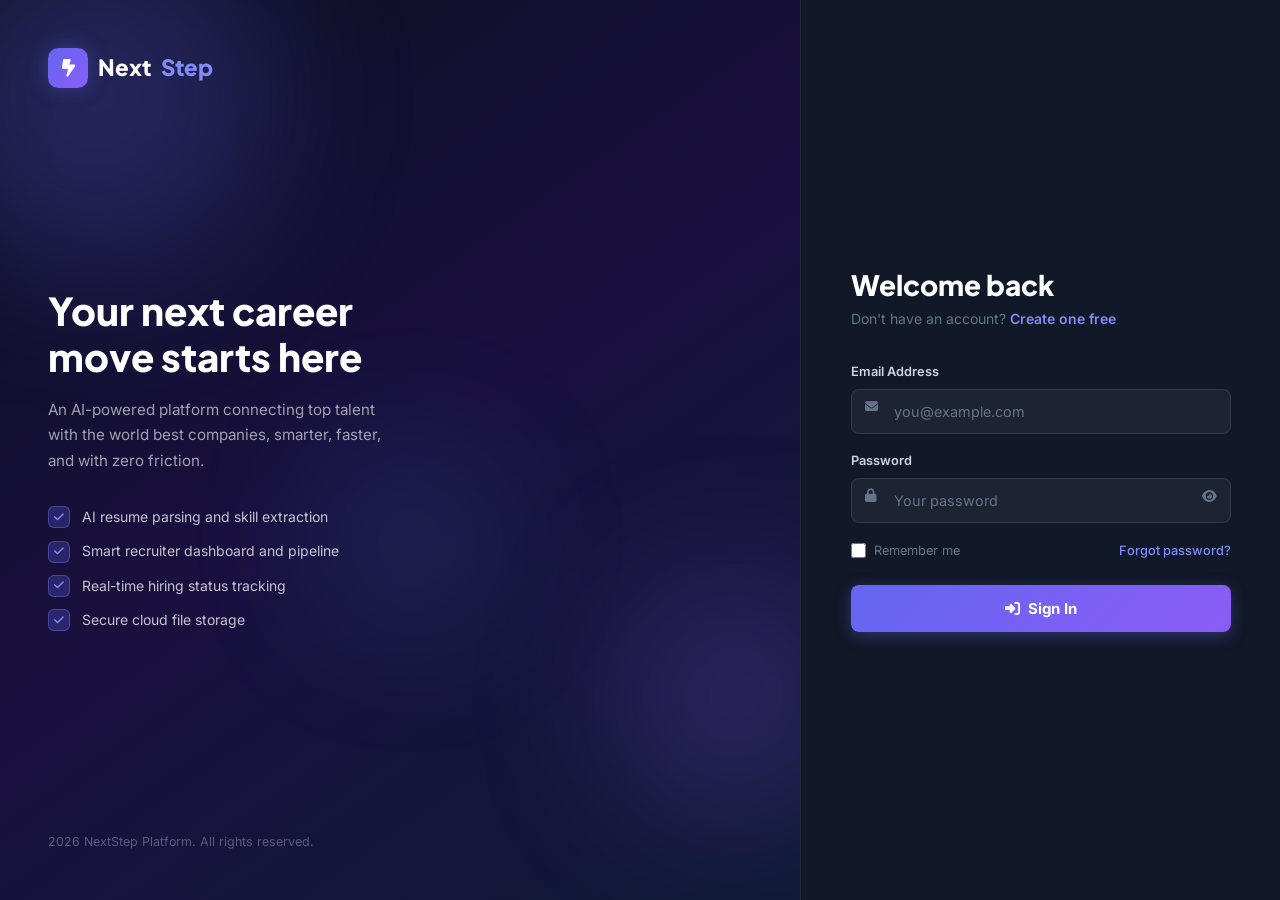
<file: user/login.html>
<!DOCTYPE html>
<html lang="en">
<head>
  <meta charset="UTF-8">
  <meta name="viewport" content="width=device-width, initial-scale=1.0">
  <title>Sign In - NextStep</title>
  <meta name="description" content="Sign in to your NextStep account.">
  <link rel="stylesheet" href="https://fonts.googleapis.com/css2?family=Inter:wght@300;400;500;600;700;800&family=Plus+Jakarta+Sans:wght@700;800&display=swap">
  <link rel="stylesheet" href="../css/all.min.css">
  <link rel="stylesheet" href="nextstep.css">
  <style>
    body { display:flex; flex-direction:column; min-height:100vh; }
    .auth-wrapper { display:flex; flex:1; min-height:100vh; }
    .auth-left {
      flex:1;
      background:linear-gradient(145deg,#0a0f1e 0%,#1a1040 50%,#0f1a35 100%);
      padding:3rem; display:flex; flex-direction:column; justify-content:space-between;
      position:relative; overflow:hidden;
    }
    .auth-left .orb1{width:350px;height:350px;background:rgba(99,102,241,0.25);top:-80px;left:-80px;}
    .auth-left .orb2{width:250px;height:250px;background:rgba(139,92,246,0.2);bottom:80px;right:-60px;animation-delay:-3s;}
    .auth-left .orb3{width:180px;height:180px;background:rgba(56,189,248,0.12);top:50%;left:40%;animation-delay:-5s;}
    .auth-left-brand a {
      display:inline-flex;align-items:center;gap:10px;
      font-family:"Plus Jakarta Sans",sans-serif;font-size:1.4rem;font-weight:800;color:#fff;text-decoration:none;
    }
    .auth-left-brand .brand-icon {
      width:40px;height:40px;background:var(--accent-grad);border-radius:10px;
      display:flex;align-items:center;justify-content:center;color:#fff;font-size:1.1rem;
      box-shadow:0 0 20px var(--accent-glow);
    }
    .auth-left-brand span{color:var(--accent-light);}
    .auth-left-content,.auth-left-brand,.auth-left-footer{position:relative;z-index:1;}
    .auth-left-content h2{font-size:clamp(1.8rem,3vw,2.6rem);font-weight:800;color:#fff;margin-bottom:1rem;line-height:1.2;}
    .auth-left-content p{color:rgba(255,255,255,0.6);font-size:0.95rem;max-width:340px;line-height:1.7;}
    .feature-list{margin-top:2rem;display:flex;flex-direction:column;gap:12px;}
    .feature-item{display:flex;align-items:center;gap:12px;color:rgba(255,255,255,0.75);font-size:0.875rem;}
    .feature-item .chk{width:22px;height:22px;background:rgba(99,102,241,0.25);border:1px solid rgba(99,102,241,0.5);border-radius:6px;display:flex;align-items:center;justify-content:center;color:var(--accent-light);font-size:0.7rem;flex-shrink:0;}
    .auth-left-footer{color:rgba(255,255,255,0.3);font-size:0.78rem;}
    .auth-right{width:480px;flex-shrink:0;background:var(--bg-card);display:flex;align-items:center;justify-content:center;padding:3rem 2.5rem;border-left:1px solid var(--border-subtle);}
    .auth-form-wrap{width:100%;max-width:380px;}
    .auth-form-wrap h1{font-size:1.75rem;font-weight:800;color:#fff;margin-bottom:0.4rem;}
    .auth-form-wrap .subtitle{color:var(--text-muted);font-size:0.875rem;margin-bottom:2rem;}
    .auth-form-wrap .subtitle a{color:var(--accent-light);font-weight:600;}
    .auth-form-wrap .subtitle a:hover{color:#fff;}
    .input-wrap{position:relative;margin-bottom:1.1rem;}
    .input-wrap label{display:block;font-size:0.8rem;font-weight:600;color:var(--text-secondary);margin-bottom:6px;}
    .input-wrap input{width:100%;background:rgba(255,255,255,0.05);border:1px solid rgba(255,255,255,0.1);border-radius:var(--radius-sm);padding:13px 42px;color:var(--text-primary);font-family:var(--font-main);font-size:0.9rem;transition:var(--transition);outline:none;}
    .input-wrap input::placeholder{color:var(--text-muted);}
    .input-wrap input:focus{border-color:var(--accent);background:rgba(99,102,241,0.06);box-shadow:0 0 0 3px rgba(99,102,241,0.15);}
    .input-wrap input.is-invalid{border-color:var(--danger);}
    .input-wrap .field-icon{position:absolute;left:14px;top:38px;color:var(--text-muted);font-size:0.82rem;}
    .input-wrap .toggle-pwd{position:absolute;right:14px;top:38px;background:none;border:none;color:var(--text-muted);cursor:pointer;padding:0;font-size:0.82rem;transition:var(--transition);}
    .input-wrap .toggle-pwd:hover{color:var(--accent-light);}
    .field-error{color:#fca5a5;font-size:0.78rem;margin-top:4px;display:none;}
    .field-error.show{display:block;}
    .remember-row{display:flex;align-items:center;justify-content:space-between;margin-bottom:1.5rem;}
    .remember-row label{display:flex;align-items:center;gap:8px;color:var(--text-muted);font-size:0.8rem;cursor:pointer;}
    .remember-row input[type=checkbox]{accent-color:var(--accent);width:15px;height:15px;}
    .forgot-link{color:var(--accent-light);font-size:0.8rem;font-weight:500;}
    .forgot-link:hover{color:#fff;}
    .btn-submit{width:100%;padding:14px;background:var(--accent-grad);border:none;border-radius:var(--radius-sm);color:#fff;font-family:var(--font-main);font-size:0.9375rem;font-weight:700;cursor:pointer;transition:var(--transition);display:flex;align-items:center;justify-content:center;gap:8px;box-shadow:0 4px 16px var(--accent-glow);}
    .btn-submit:hover{transform:translateY(-2px);box-shadow:0 8px 28px var(--accent-glow);}
    .btn-submit:disabled{opacity:0.65;pointer-events:none;}
    .demo-box{margin-top:1.5rem;padding:14px;background:rgba(99,102,241,0.08);border:1px solid rgba(99,102,241,0.2);border-radius:var(--radius-sm);font-size:0.8rem;color:var(--text-muted);}
    .demo-box strong{color:var(--accent-light);}
    .demo-box a{color:var(--accent-light);cursor:pointer;text-decoration:underline;}
    #loginError{display:none;padding:12px 14px;background:rgba(239,68,68,0.1);border:1px solid rgba(239,68,68,0.3);border-radius:var(--radius-sm);margin-bottom:1.25rem;color:#fca5a5;font-size:0.875rem;align-items:center;gap:8px;animation:shake 0.4s ease;}
    @keyframes shake{0%,100%{transform:translateX(0)}20%{transform:translateX(-6px)}60%{transform:translateX(6px)}}
    .mini-spin{display:inline-block;width:16px;height:16px;border:2px solid rgba(255,255,255,0.3);border-top-color:#fff;border-radius:50%;animation:spin 0.7s linear infinite;}
    .btn-spinner{display:none;}
    .btn-spinner.show{display:inline-block;}
    @media(max-width:768px){.auth-left{display:none;}.auth-right{width:100%;border-left:none;}}
  </style>
</head>
<body>
<div class="auth-wrapper">
  <div class="auth-left">
    <div class="orb orb1"></div>
    <div class="orb orb2"></div>
    <div class="orb orb3"></div>
    <div class="auth-left-brand">
      <a href="../index.html">
        <div class="brand-icon"><i class="fa-solid fa-bolt-lightning"></i></div>
        Next<span>Step</span>
      </a>
    </div>
    <div class="auth-left-content">
      <h2>Your next career<br>move starts here</h2>
      <p>An AI-powered platform connecting top talent with the world best companies, smarter, faster, and with zero friction.</p>
      <div class="feature-list">
        <div class="feature-item"><div class="chk"><i class="fa fa-check"></i></div>AI resume parsing and skill extraction</div>
        <div class="feature-item"><div class="chk"><i class="fa fa-check"></i></div>Smart recruiter dashboard and pipeline</div>
        <div class="feature-item"><div class="chk"><i class="fa fa-check"></i></div>Real-time hiring status tracking</div>
        <div class="feature-item"><div class="chk"><i class="fa fa-check"></i></div>Secure cloud file storage</div>
      </div>
    </div>
    <div class="auth-left-footer">2026 NextStep Platform. All rights reserved.</div>
  </div>
  <div class="auth-right">
    <div class="auth-form-wrap page-enter">
      <h1>Welcome back</h1>
      <p class="subtitle">Don't have an account? <a href="register.html">Create one free</a></p>
      <div id="loginError"><i class="fa fa-circle-exclamation"></i><span id="loginErrorMsg"> Invalid email or password.</span></div>
      <form id="loginForm" novalidate autocomplete="on">
        <div class="input-wrap">
          <label for="loginEmail">Email Address</label>
          <i class="fa fa-envelope field-icon"></i>
          <input type="email" id="loginEmail" placeholder="you@example.com" autocomplete="email" required>
          <div class="field-error" id="emailErr">Please enter a valid email address.</div>
        </div>
        <div class="input-wrap">
          <label for="loginPassword">Password</label>
          <i class="fa fa-lock field-icon"></i>
          <input type="password" id="loginPassword" placeholder="Your password" autocomplete="current-password" required>
          <button type="button" class="toggle-pwd" id="togglePwd"><i class="fa fa-eye" id="toggleIcon"></i></button>
          <div class="field-error" id="pwdErr">Please enter your password.</div>
        </div>
        <div class="remember-row">
          <label><input type="checkbox" id="rememberMe"> Remember me</label>
          <a href="#" class="forgot-link">Forgot password?</a>
        </div>
        <button type="submit" class="btn-submit" id="loginBtn">
          <span class="btn-spinner" id="btnSpinner"><div class="mini-spin"></div></span>
          <i class="fa fa-sign-in-alt" id="btnIcon"></i>
          <span id="btnLabel">Sign In</span>
        </button>
      </form>
    </div>
  </div>
</div>
<script>
document.getElementById('togglePwd').addEventListener('click',function(){
  var inp=document.getElementById('loginPassword');
  var icon=document.getElementById('toggleIcon');
  if(inp.type==='password'){inp.type='text';icon.className='fa fa-eye-slash';}
  else{inp.type='password';icon.className='fa fa-eye';}
});
document.getElementById('loginForm').addEventListener('submit',function(e){
  e.preventDefault();
  var email=document.getElementById('loginEmail').value.trim();
  var pwd=document.getElementById('loginPassword').value;
  var errBox=document.getElementById('loginError');
  var valid=true;
  document.getElementById('emailErr').classList.remove('show');
  document.getElementById('pwdErr').classList.remove('show');
  if(!email||!/\S+@\S+\.\S+/.test(email)){document.getElementById('emailErr').classList.add('show');document.getElementById('loginEmail').classList.add('is-invalid');valid=false;}
  if(!pwd){document.getElementById('pwdErr').classList.add('show');document.getElementById('loginPassword').classList.add('is-invalid');valid=false;}
  if(!valid)return;
  errBox.style.display='none';
  var btn=document.getElementById('loginBtn');
  var spinner=document.getElementById('btnSpinner');
  var icon=document.getElementById('btnIcon');
  var label=document.getElementById('btnLabel');
  btn.disabled=true;
  spinner.classList.add('show');
  icon.style.display='none';
  label.textContent='Signing in...';
  fetch('http://13.53.39.78/api/auth/login', {
    method: 'POST',
    headers: {'Content-Type': 'application/json'},
    body: JSON.stringify({email: email, password: pwd})
  }).then(function(res) {
    if(!res.ok) {
        return res.json().then(function(data) { throw new Error(data.detail || 'Invalid email or password'); });
    }
    return res.json();
  }).then(function(data) {
    localStorage.setItem('ns_token', data.access_token);
    return fetch('http://13.53.39.78/api/auth/me', {
      headers: {'Authorization': 'Bearer ' + data.access_token}
    });
  }).then(function(res) {
    return res.json();
  }).then(function(user) {
    localStorage.setItem('ns_role', user.role);
    localStorage.setItem('ns_user', JSON.stringify(user));
    if(user.role === 'candidate') window.location.href='my-profile.html';
    else window.location.href='dashboard.html';
  }).catch(function(err) {
    btn.disabled=false;spinner.classList.remove('show');icon.style.display='';label.textContent='Sign In';
    document.getElementById('loginErrorMsg').textContent=' ' + err.message;
    errBox.style.display='flex';
  });
});
['loginEmail','loginPassword'].forEach(function(id){
  document.getElementById(id).addEventListener('input',function(){this.classList.remove('is-invalid');});
});
</script>
</body>
</html>
</file>
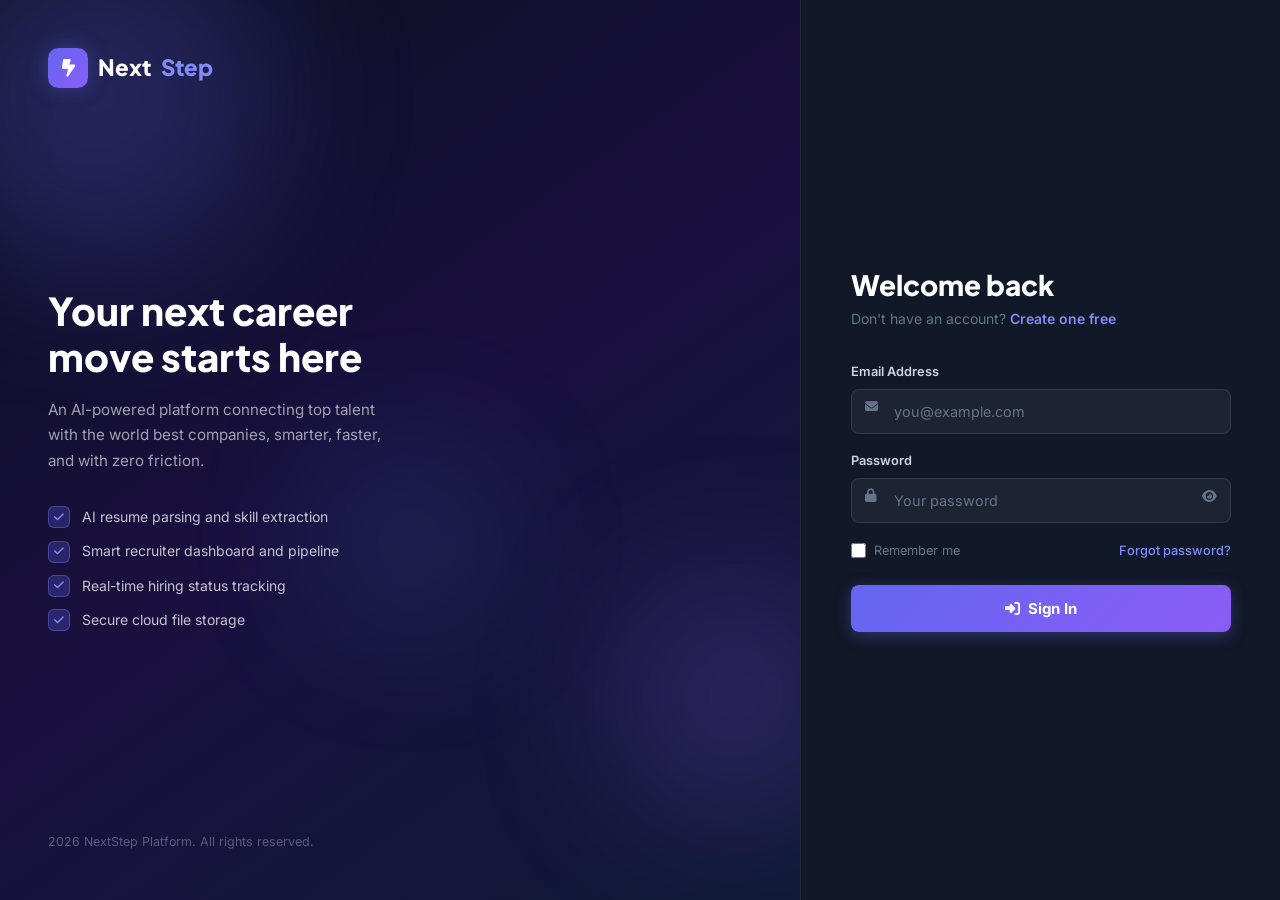
<file: user/my-profile.html>
<!DOCTYPE html>
<html lang="en">
<head>
  <meta charset="UTF-8">
  <meta name="viewport" content="width=device-width, initial-scale=1.0">
  <title>My Profile - NextStep</title>
  <meta name="description" content="View and manage your professional profile on NextStep.">
  <link rel="stylesheet" href="https://fonts.googleapis.com/css2?family=Inter:wght@300;400;500;600;700;800&family=Plus+Jakarta+Sans:wght@700;800&display=swap">
  <link rel="stylesheet" href="../css/all.min.css">
  <link rel="stylesheet" href="nextstep.css">
  <style>
    .ns-navbar{display:flex;align-items:center;justify-content:space-between;padding:1rem 2rem;position:fixed;top:0;left:0;right:0;z-index:100;background:rgba(10,15,30,0.9);backdrop-filter:blur(20px);border-bottom:1px solid var(--border-subtle);}
    .nav-brand{display:flex;align-items:center;gap:10px;font-family:"Plus Jakarta Sans",sans-serif;font-size:1.2rem;font-weight:800;color:#fff;text-decoration:none;}
    .nav-brand .brand-icon{width:34px;height:34px;background:var(--accent-grad);border-radius:8px;display:flex;align-items:center;justify-content:center;color:#fff;font-size:0.9rem;}
    .nav-brand span{color:var(--accent-light);}
    .nav-links{display:flex;align-items:center;gap:8px;}
    .nav-links a{color:var(--text-muted);font-size:0.85rem;padding:7px 14px;border-radius:8px;transition:var(--transition);}
    .nav-links a:hover{color:#fff;background:rgba(255,255,255,0.07);}
    .nav-links a.active{color:#fff;background:rgba(99,102,241,0.15);}
    .main-content{padding-top:72px;}
    .profile-hero{padding:4rem 0 3rem;background:linear-gradient(135deg,#0a0f1e 0%,#0f172a 60%,#1a1040 100%);position:relative;overflow:hidden;}
    .profile-hero::before{content:'';position:absolute;inset:0;background:radial-gradient(ellipse at 20% 50%,rgba(99,102,241,0.12),transparent 60%);}
    .profile-hero .container{position:relative;z-index:1;max-width:1100px;margin:0 auto;padding:0 2rem;}
    .profile-hero-inner{display:flex;align-items:center;gap:2rem;flex-wrap:wrap;}
    .avatar-circle{width:90px;height:90px;border-radius:50%;background:var(--accent-grad);display:flex;align-items:center;justify-content:center;font-family:"Plus Jakarta Sans",sans-serif;font-size:2rem;font-weight:800;color:#fff;flex-shrink:0;box-shadow:0 0 32px var(--accent-glow);}
    .profile-info h1{font-size:1.75rem;font-weight:800;color:#fff;margin-bottom:0.25rem;}
    .profile-info .profile-title{color:var(--accent-light);font-size:0.9rem;font-weight:600;margin-bottom:0.5rem;}
    .profile-info .profile-email{color:var(--text-muted);font-size:0.85rem;display:flex;align-items:center;gap:6px;}
    .profile-actions{margin-left:auto;display:flex;gap:10px;align-items:center;}
    .btn-outline{padding:9px 18px;border:1px solid var(--border-glass);border-radius:var(--radius-sm);color:var(--text-secondary);font-family:var(--font-main);font-size:0.85rem;font-weight:500;cursor:pointer;background:transparent;display:flex;align-items:center;gap:7px;transition:var(--transition);}
    .btn-outline:hover{border-color:var(--accent);color:#fff;background:rgba(99,102,241,0.1);}
    .btn-primary-sm{padding:9px 18px;border:none;border-radius:var(--radius-sm);background:var(--accent-grad);color:#fff;font-family:var(--font-main);font-size:0.85rem;font-weight:600;cursor:pointer;display:flex;align-items:center;gap:7px;transition:var(--transition);box-shadow:0 3px 12px var(--accent-glow);}
    .btn-primary-sm:hover{transform:translateY(-2px);box-shadow:0 6px 20px var(--accent-glow);}
    .stats-strip{display:flex;gap:2px;background:rgba(255,255,255,0.04);border-radius:12px;overflow:hidden;margin-top:2rem;}
    .stat-item{flex:1;padding:1rem 1.25rem;text-align:center;}
    .stat-item .num{font-size:1.6rem;font-weight:800;color:#fff;display:block;font-family:"Plus Jakarta Sans",sans-serif;}
    .stat-item .lbl{font-size:0.72rem;color:var(--text-muted);text-transform:uppercase;letter-spacing:1px;}
    .container{max-width:1100px;margin:0 auto;padding:0 2rem;}
    .profile-body{padding:3rem 0;}
    .profile-grid{display:grid;grid-template-columns:2fr 1fr;gap:2rem;align-items:start;}
    .section-card{background:rgba(17,24,39,0.7);border:1px solid var(--border-glass);border-radius:var(--radius-lg);padding:1.75rem;margin-bottom:1.5rem;}
    .section-card-title{font-size:0.85rem;font-weight:700;letter-spacing:1.5px;text-transform:uppercase;color:var(--text-secondary);margin-bottom:1.25rem;display:flex;align-items:center;gap:8px;}
    .section-card-title i{color:var(--accent-light);}
    .skills-cloud{display:flex;flex-wrap:wrap;gap:8px;}
    .skill-pill{display:inline-flex;align-items:center;padding:5px 14px;border-radius:100px;font-size:0.78rem;font-weight:600;background:rgba(99,102,241,0.12);border:1px solid rgba(99,102,241,0.28);color:var(--accent-light);transition:var(--transition);}
    .skill-pill:hover{background:rgba(99,102,241,0.22);transform:translateY(-1px);}
    .timeline{position:relative;padding-left:1.5rem;}
    .timeline::before{content:'';position:absolute;left:0;top:6px;bottom:6px;width:2px;background:rgba(99,102,241,0.2);}
    .timeline-item{position:relative;margin-bottom:1.5rem;}
    .timeline-item::before{content:'';position:absolute;left:-1.6rem;top:6px;width:10px;height:10px;border-radius:50%;background:var(--accent);border:2px solid #0a0f1e;box-shadow:0 0 8px var(--accent-glow);}
    .timeline-item h4{font-size:0.95rem;font-weight:700;color:#fff;margin-bottom:2px;}
    .timeline-item .org{color:var(--accent-light);font-size:0.82rem;font-weight:600;}
    .timeline-item .period{color:var(--text-muted);font-size:0.78rem;margin-top:2px;}
    .timeline-item .desc{color:var(--text-secondary);font-size:0.83rem;margin-top:6px;line-height:1.6;}
    .sidebar-card{background:rgba(17,24,39,0.7);border:1px solid var(--border-glass);border-radius:var(--radius-lg);padding:1.5rem;margin-bottom:1.25rem;}
    .sidebar-card h6{font-size:0.75rem;font-weight:700;letter-spacing:1.5px;text-transform:uppercase;color:var(--text-muted);margin-bottom:1rem;}
    .resume-file{display:flex;align-items:center;gap:12px;padding:12px;background:rgba(255,255,255,0.03);border:1px solid var(--border-subtle);border-radius:10px;margin-bottom:1rem;}
    .resume-file .file-icon{width:40px;height:40px;background:rgba(239,68,68,0.12);border:1px solid rgba(239,68,68,0.25);border-radius:8px;display:flex;align-items:center;justify-content:center;color:#fca5a5;font-size:1rem;flex-shrink:0;}
    .resume-file .file-info{flex:1;overflow:hidden;}
    .resume-file .file-name{font-size:0.82rem;color:#fff;font-weight:600;white-space:nowrap;overflow:hidden;text-overflow:ellipsis;}
    .resume-file .file-size{font-size:0.72rem;color:var(--text-muted);}
    .completeness-bar{height:6px;background:rgba(255,255,255,0.07);border-radius:100px;overflow:hidden;margin-bottom:0.5rem;}
    .completeness-fill{height:100%;background:var(--accent-grad);border-radius:100px;}
    .contact-row{display:flex;align-items:center;gap:10px;padding:8px 0;border-bottom:1px solid var(--border-subtle);color:var(--text-secondary);font-size:0.82rem;}
    .contact-row:last-child{border-bottom:none;}
    .contact-row i{color:var(--accent-light);width:16px;text-align:center;}
    @media(max-width:900px){.profile-grid{grid-template-columns:1fr;}}
  </style>
</head>
<body>
<nav class="ns-navbar">
  <a class="nav-brand" href="../index.html">
    <div class="brand-icon"><i class="fa-solid fa-bolt-lightning"></i></div>
    Next<span>Step</span>
  </a>
  <div class="nav-links">
    <a href="../index.html">Home</a>
    <a href="upload.html">Upload</a>
    <a href="my-profile.html" class="active">My Profile</a>
    <a href="login.html">Sign Out</a>
  </div>
</nav>
<div class="main-content">
  <div class="profile-hero">
    <div class="container">
      <div class="profile-hero-inner">
        <div class="avatar-circle" id="avatarCircle">AM</div>
        <div class="profile-info">
          <h1 id="profileName">Alex Morgan</h1>
          <div class="profile-title" id="profileTitle">Full Stack Developer</div>
          <div class="profile-email"><i class="fa fa-envelope"></i><span id="profileEmail">alex.morgan@email.com</span></div>
        </div>
        <div class="profile-actions">
          <a href="upload.html"><button class="btn-outline"><i class="fa fa-arrow-up-from-bracket"></i> Re-upload Resume</button></a>
          <button class="btn-primary-sm" onclick="downloadResume()"><i class="fa fa-download"></i> Download CV</button>
        </div>
      </div>
      <div class="stats-strip">
        <div class="stat-item"><span class="num" id="statSkills">8</span><span class="lbl">Skills</span></div>
        <div class="stat-item"><span class="num" id="statEdu">1</span><span class="lbl">Education</span></div>
        <div class="stat-item"><span class="num" id="statExp">2</span><span class="lbl">Experience</span></div>
        <div class="stat-item"><span class="num" id="completenessNum">87%</span><span class="lbl">Profile Complete</span></div>
      </div>
    </div>
  </div>
  <div class="profile-body">
    <div class="container">
      <div class="profile-grid">
        <div>
          <div class="section-card" id="summaryCard" style="display:none;">
            <div class="section-card-title"><i class="fa fa-quote-left"></i> Summary</div>
            <div id="profileSummary" style="color:var(--text-secondary);font-size:0.875rem;line-height:1.6;"></div>
          </div>
          <div class="section-card">
            <div class="section-card-title"><i class="fa fa-tags"></i> Skills</div>
            <div class="skills-cloud" id="skillsCloud"></div>
          </div>
          <div class="section-card">
            <div class="section-card-title"><i class="fa fa-graduation-cap"></i> Education</div>
            <div class="timeline" id="eduTimeline"></div>
          </div>
          <div class="section-card">
            <div class="section-card-title"><i class="fa fa-briefcase"></i> Experience</div>
            <div class="timeline" id="expTimeline"></div>
          </div>

        </div>
        <div>
          <div class="sidebar-card">
            <h6>Resume File</h6>
            <div class="resume-file">
              <div class="file-icon"><i class="fa fa-file-pdf"></i></div>
              <div class="file-info">
                <div class="file-name" id="resumeFileName">No resume uploaded</div>
                <div class="file-size" id="resumeFileSize" style="display:none;"></div>
              </div>
              <button onclick="downloadResume()" style="background:none;border:none;color:var(--accent-light);cursor:pointer;font-size:0.9rem;" title="Download"><i class="fa fa-download"></i></button>
            </div>
            <a href="upload.html" style="display:flex;align-items:center;justify-content:center;gap:6px;padding:9px;background:rgba(99,102,241,0.08);border:1px solid rgba(99,102,241,0.2);border-radius:8px;color:var(--accent-light);font-size:0.82rem;font-weight:600;text-decoration:none;transition:var(--transition);">
              <i class="fa fa-refresh"></i> Update Resume
            </a>
          </div>
          <div class="sidebar-card">
            <h6>Profile Completeness</h6>
            <div class="completeness-bar"><div class="completeness-fill" id="completenessFill" style="width:87%"></div></div>
            <p style="font-size:0.78rem;color:var(--text-muted);margin:0;" id="completenessText">87% complete - Add a summary to reach 100%</p>
          </div>
          <div class="sidebar-card">
            <h6>Contact Info</h6>
            <div class="contact-row"><i class="fa fa-envelope"></i><span id="contactEmail">alex.morgan@email.com</span></div>
            <div class="contact-row"><i class="fa fa-phone"></i><span id="contactPhone">+1 (555) 234-5678</span></div>
            <div class="contact-row" style="display:none;" id="linkedinRow"><i class="fa-brands fa-linkedin"></i><span id="linkedinLink"></span></div>
            <div class="contact-row" style="display:none;" id="githubRow"><i class="fa-brands fa-github"></i><span id="githubLink"></span></div>
          </div>
          <div class="sidebar-card">
            <h6>Hiring Status</h6>
            <div style="display:flex;align-items:center;gap:10px;">
              <span class="status-badge applied">Applied</span>
              <span style="font-size:0.78rem;color:var(--text-muted);">Updated today</span>
            </div>
          </div>
        </div>
      </div>
    </div>
  </div>
</div>
<script>
var token = localStorage.getItem('ns_token');
var user = JSON.parse(localStorage.getItem('ns_user') || '{}');

if (!token) {
    window.location.href = 'login.html';
}

function renderProfile(profileData) {
  var name = user.name || 'New User';
  var email = user.email || 'user@example.com';
  
  document.getElementById('profileName').textContent = name;
  document.getElementById('profileTitle').textContent = profileData.job_title || 'Candidate';
  document.getElementById('profileEmail').textContent = email;
  document.getElementById('contactEmail').textContent = profileData.contact_email || email;
  document.getElementById('contactPhone').textContent = profileData.phone || 'Not provided';
  
  if(profileData.summary) {
    document.getElementById('summaryCard').style.display = 'block';
    document.getElementById('profileSummary').textContent = profileData.summary;
  }
  
  var score = 0;
  if(profileData.job_title) score += 20;
  if(profileData.phone) score += 20;
  if(profileData.skills && profileData.skills.length > 0) score += 20;
  if(profileData.education && profileData.education.length > 0) score += 20;
  if(profileData.summary) score += 20;
  
  document.getElementById('completenessNum').textContent = score + '%';
  document.getElementById('completenessFill').style.width = score + '%';
  if(score < 100) {
    document.getElementById('completenessText').textContent = score + '% complete - ' + (profileData.summary ? 'Add more skills/edu' : 'Add a summary') + ' to reach 100%';
  } else {
    document.getElementById('completenessText').textContent = 'Profile 100% complete!';
  }
  
  if(profileData.resume_filename) document.getElementById('resumeFileName').textContent = profileData.resume_filename;
  
  var initials = name.split(' ').map(function(w){return w[0];}).join('').slice(0,2).toUpperCase();
  document.getElementById('avatarCircle').textContent = initials;
  
  var skills = profileData.skills || [];
  document.getElementById('statSkills').textContent = skills.length;
  document.getElementById('skillsCloud').innerHTML = skills.map(function(s){return '<span class="skill-pill">'+s.name+'</span>';}).join('') || '<span class="skill-pill">No skills added</span>';
  
  var edu = profileData.education || [];
  document.getElementById('statEdu').textContent = edu.length;
  document.getElementById('eduTimeline').innerHTML = edu.map(function(e){return '<div class="timeline-item"><h4>'+e.degree+'</h4><div class="org">'+e.school+'</div><div class="period"><i class="fa fa-calendar"></i> '+e.year+'</div></div>';}).join('') || '<p style="color:var(--text-muted);font-size:0.8rem;">No education history.</p>';
  
  var exp = profileData.experience || [];
  document.getElementById('statExp').textContent = exp.length;
  document.getElementById('expTimeline').innerHTML = exp.map(function(e){
    if (!e) return '';
    var title = typeof e === 'string' ? e : (e.job_title || e.title || 'Experience');
    var company = typeof e === 'object' ? (e.company || '') : '';
    var period = typeof e === 'object' ? (e.period || '') : '';
    var desc = typeof e === 'object' ? (e.description || e.desc || '') : '';
    return '<div class="timeline-item"><h4>'+title+'</h4><div class="org">'+company+'</div><div class="period"><i class="fa fa-calendar"></i> '+period+'</div><div class="desc">'+desc+'</div></div>';
  }).join('') || '<p style="color:var(--text-muted);font-size:0.8rem;">No experience history.</p>';
  

}

function init() {
  fetch('http://13.53.39.78/api/profile/me', {
    headers: { 'Authorization': 'Bearer ' + token }
  })
  .then(function(res) {
    if (!res.ok) throw new Error('Failed to fetch profile');
    return res.json();
  })
  .then(function(data) {
    renderProfile(data);
  })
  .catch(function(err) {
    console.error(err);
    renderProfile({}); // Render empty if no profile exists yet
  });
}

function downloadResume() {
  if (!user.id) return alert("User not logged in");
  
  fetch('http://13.53.39.78/api/resume/download/' + user.id, {
    headers: { 'Authorization': 'Bearer ' + token }
  })
  .then(res => {
      if(!res.ok) throw new Error("Resume not found");
      return res.json();
  })
  .then(data => {
      window.open(data.download_url, '_blank');
  })
  .catch(err => alert(err.message));
}

init();
</script>
</body>
</html>
</file>
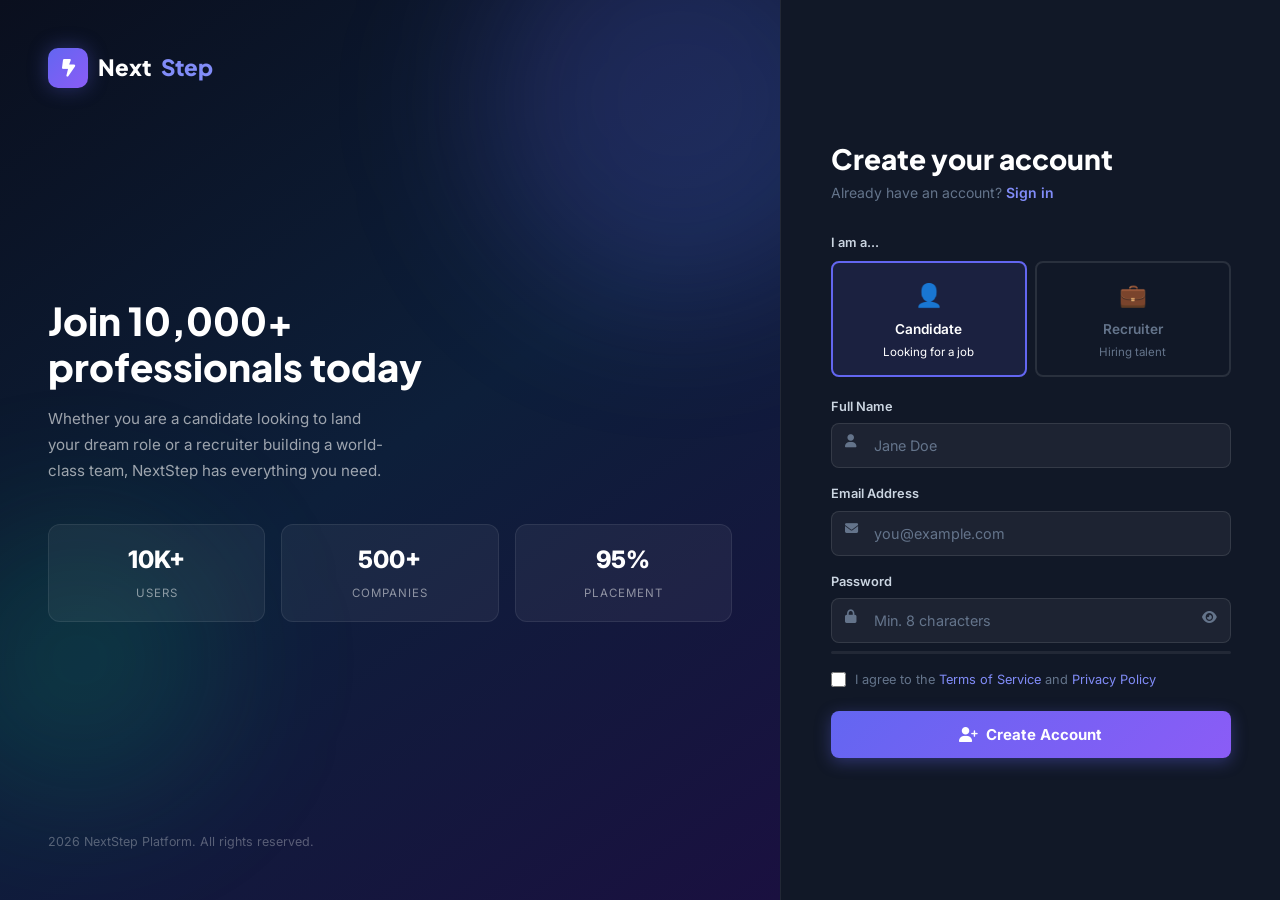
<file: user/register.html>
<!DOCTYPE html>
<html lang="en">
<head>
  <meta charset="UTF-8">
  <meta name="viewport" content="width=device-width, initial-scale=1.0">
  <title>Create Account - NextStep</title>
  <meta name="description" content="Join NextStep and start your AI-powered career journey.">
  <link rel="stylesheet" href="https://fonts.googleapis.com/css2?family=Inter:wght@300;400;500;600;700;800&family=Plus+Jakarta+Sans:wght@700;800&display=swap">
  <link rel="stylesheet" href="../css/all.min.css">
  <link rel="stylesheet" href="nextstep.css">
  <style>
    body{display:flex;flex-direction:column;min-height:100vh;}
    .auth-wrapper{display:flex;flex:1;min-height:100vh;}
    .auth-left{flex:1;background:linear-gradient(145deg,#0a0f1e 0%,#0d1f3a 50%,#1a1040 100%);padding:3rem;display:flex;flex-direction:column;justify-content:space-between;position:relative;overflow:hidden;}
    .auth-left .orb1{width:400px;height:400px;background:rgba(99,102,241,0.2);top:-100px;right:-100px;}
    .auth-left .orb2{width:280px;height:280px;background:rgba(16,185,129,0.15);bottom:100px;left:-60px;animation-delay:-4s;}
    .auth-left-brand a{display:inline-flex;align-items:center;gap:10px;font-family:"Plus Jakarta Sans",sans-serif;font-size:1.4rem;font-weight:800;color:#fff;text-decoration:none;}
    .auth-left-brand .brand-icon{width:40px;height:40px;background:var(--accent-grad);border-radius:10px;display:flex;align-items:center;justify-content:center;color:#fff;font-size:1.1rem;box-shadow:0 0 20px var(--accent-glow);}
    .auth-left-brand span{color:var(--accent-light);}
    .auth-left-content,.auth-left-brand,.auth-left-footer{position:relative;z-index:1;}
    .auth-left-content h2{font-size:clamp(1.8rem,3vw,2.5rem);font-weight:800;color:#fff;margin-bottom:1rem;line-height:1.2;}
    .auth-left-content p{color:rgba(255,255,255,0.6);font-size:0.95rem;line-height:1.7;max-width:340px;}
    .stats-row{margin-top:2.5rem;display:grid;grid-template-columns:repeat(3,1fr);gap:1rem;}
    .stat-item{background:rgba(255,255,255,0.05);border:1px solid rgba(255,255,255,0.08);border-radius:12px;padding:1rem;text-align:center;}
    .stat-item .stat-num{font-size:1.5rem;font-weight:800;color:#fff;display:block;}
    .stat-item .stat-lbl{font-size:0.72rem;color:rgba(255,255,255,0.5);text-transform:uppercase;letter-spacing:1px;}
    .auth-left-footer{color:rgba(255,255,255,0.3);font-size:0.78rem;}
    .auth-right{width:500px;flex-shrink:0;background:var(--bg-card);display:flex;align-items:center;justify-content:center;padding:3rem 2.5rem;border-left:1px solid var(--border-subtle);overflow-y:auto;}
    .auth-form-wrap{width:100%;max-width:400px;padding:0.5rem 0;}
    .auth-form-wrap h1{font-size:1.75rem;font-weight:800;color:#fff;margin-bottom:0.4rem;}
    .auth-form-wrap .subtitle{color:var(--text-muted);font-size:0.875rem;margin-bottom:1.75rem;}
    .auth-form-wrap .subtitle a{color:var(--accent-light);font-weight:600;}
    .auth-form-wrap .subtitle a:hover{color:#fff;}
    .role-toggle{display:grid;grid-template-columns:1fr 1fr;gap:8px;margin-bottom:1.25rem;}
    .role-toggle input{display:none;}
    .role-toggle label{padding:14px;border:2px solid rgba(255,255,255,0.1);border-radius:var(--radius-sm);cursor:pointer;text-align:center;transition:var(--transition);color:var(--text-muted);}
    .role-toggle label .role-icon{font-size:1.4rem;margin-bottom:6px;display:block;}
    .role-toggle label .role-name{font-size:0.85rem;font-weight:600;display:block;}
    .role-toggle label .role-desc{font-size:0.72rem;margin-top:2px;display:block;}
    .role-toggle input:checked + label{border-color:var(--accent);background:rgba(99,102,241,0.12);color:#fff;}
    .input-wrap{position:relative;margin-bottom:1rem;}
    .input-wrap label{display:block;font-size:0.8rem;font-weight:600;color:var(--text-secondary);margin-bottom:6px;}
    .input-wrap input{width:100%;background:rgba(255,255,255,0.05);border:1px solid rgba(255,255,255,0.1);border-radius:var(--radius-sm);padding:13px 16px 13px 42px;color:var(--text-primary);font-family:var(--font-main);font-size:0.9rem;transition:var(--transition);outline:none;}
    .input-wrap input::placeholder{color:var(--text-muted);}
    .input-wrap input:focus{border-color:var(--accent);background:rgba(99,102,241,0.06);box-shadow:0 0 0 3px rgba(99,102,241,0.15);}
    .input-wrap input.is-invalid{border-color:var(--danger);}
    .input-wrap .field-icon{position:absolute;left:14px;top:38px;color:var(--text-muted);font-size:0.82rem;}
    .input-wrap .toggle-pwd{position:absolute;right:14px;top:38px;background:none;border:none;color:var(--text-muted);cursor:pointer;padding:0;font-size:0.82rem;}
    .input-wrap .toggle-pwd:hover{color:var(--accent-light);}
    .field-error{color:#fca5a5;font-size:0.78rem;margin-top:4px;display:none;}
    .field-error.show{display:block;}
    .pwd-strength{margin-top:8px;}
    .pwd-strength-bar{height:3px;background:rgba(255,255,255,0.07);border-radius:10px;overflow:hidden;}
    .pwd-strength-fill{height:100%;width:0;border-radius:10px;transition:width 0.3s,background 0.3s;}
    .pwd-strength-label{font-size:0.72rem;color:var(--text-muted);margin-top:4px;}
    .terms-row{display:flex;align-items:flex-start;gap:9px;margin-bottom:1.25rem;color:var(--text-muted);font-size:0.8rem;}
    .terms-row input[type=checkbox]{accent-color:var(--accent);width:15px;height:15px;margin-top:2px;flex-shrink:0;}
    .terms-row a{color:var(--accent-light);}
    .btn-submit{width:100%;padding:14px;background:var(--accent-grad);border:none;border-radius:var(--radius-sm);color:#fff;font-family:var(--font-main);font-size:0.9375rem;font-weight:700;cursor:pointer;transition:var(--transition);display:flex;align-items:center;justify-content:center;gap:8px;box-shadow:0 4px 16px var(--accent-glow);}
    .btn-submit:hover{transform:translateY(-2px);box-shadow:0 8px 28px var(--accent-glow);}
    .btn-submit:disabled{opacity:0.65;pointer-events:none;}
    #regError{display:none;padding:12px 14px;background:rgba(239,68,68,0.1);border:1px solid rgba(239,68,68,0.3);border-radius:var(--radius-sm);margin-bottom:1.25rem;color:#fca5a5;font-size:0.875rem;align-items:center;gap:8px;}
    .mini-spin{display:inline-block;width:16px;height:16px;border:2px solid rgba(255,255,255,0.3);border-top-color:#fff;border-radius:50%;animation:spin 0.7s linear infinite;}
    .btn-spinner{display:none;}
    .btn-spinner.show{display:inline-block;}
    @media(max-width:768px){.auth-left{display:none;}.auth-right{width:100%;border-left:none;}}
  </style>
</head>
<body>
<div class="auth-wrapper">
  <div class="auth-left">
    <div class="orb orb1"></div>
    <div class="orb orb2"></div>
    <div class="auth-left-brand">
      <a href="../index.html">
        <div class="brand-icon"><i class="fa-solid fa-bolt-lightning"></i></div>
        Next<span>Step</span>
      </a>
    </div>
    <div class="auth-left-content">
      <h2>Join 10,000+<br>professionals today</h2>
      <p>Whether you are a candidate looking to land your dream role or a recruiter building a world-class team, NextStep has everything you need.</p>
      <div class="stats-row">
        <div class="stat-item"><span class="stat-num">10K+</span><span class="stat-lbl">Users</span></div>
        <div class="stat-item"><span class="stat-num">500+</span><span class="stat-lbl">Companies</span></div>
        <div class="stat-item"><span class="stat-num">95%</span><span class="stat-lbl">Placement</span></div>
      </div>
    </div>
    <div class="auth-left-footer">2026 NextStep Platform. All rights reserved.</div>
  </div>
  <div class="auth-right">
    <div class="auth-form-wrap page-enter">
      <h1>Create your account</h1>
      <p class="subtitle">Already have an account? <a href="login.html">Sign in</a></p>
      <div id="regError"><i class="fa fa-circle-exclamation"></i><span id="regErrorMsg"> Please fix the errors above.</span></div>
      <form id="registerForm" novalidate autocomplete="on">
        <div style="margin-bottom:1.25rem;">
          <p style="font-size:0.8rem;font-weight:600;color:var(--text-secondary);margin-bottom:8px;">I am a...</p>
          <div class="role-toggle">
            <input type="radio" name="role" id="roleCandidate" value="candidate" checked>
            <label for="roleCandidate">
              <span class="role-icon">&#128100;</span>
              <span class="role-name">Candidate</span>
              <span class="role-desc">Looking for a job</span>
            </label>
            <input type="radio" name="role" id="roleRecruiter" value="recruiter">
            <label for="roleRecruiter">
              <span class="role-icon">&#128188;</span>
              <span class="role-name">Recruiter</span>
              <span class="role-desc">Hiring talent</span>
            </label>
          </div>
        </div>
        <div class="input-wrap">
          <label for="regName">Full Name</label>
          <i class="fa fa-user field-icon"></i>
          <input type="text" id="regName" placeholder="Jane Doe" autocomplete="name" required>
          <div class="field-error" id="nameErr">Please enter your full name.</div>
        </div>
        <div class="input-wrap">
          <label for="regEmail">Email Address</label>
          <i class="fa fa-envelope field-icon"></i>
          <input type="email" id="regEmail" placeholder="you@example.com" autocomplete="email" required>
          <div class="field-error" id="emailErr">Please enter a valid email address.</div>
        </div>
        <div class="input-wrap">
          <label for="regPassword">Password</label>
          <i class="fa fa-lock field-icon"></i>
          <input type="password" id="regPassword" placeholder="Min. 8 characters" autocomplete="new-password" required minlength="8">
          <button type="button" class="toggle-pwd" id="togglePwd"><i class="fa fa-eye" id="toggleIcon"></i></button>
          <div class="field-error" id="pwdErr">Password must be at least 8 characters.</div>
          <div class="pwd-strength">
            <div class="pwd-strength-bar"><div class="pwd-strength-fill" id="pwdStrengthFill"></div></div>
            <div class="pwd-strength-label" id="pwdStrengthLabel"></div>
          </div>
        </div>
        <div class="terms-row">
          <input type="checkbox" id="terms">
          <label for="terms">I agree to the <a href="#">Terms of Service</a> and <a href="#">Privacy Policy</a></label>
        </div>
        <button type="submit" class="btn-submit" id="regBtn">
          <span class="btn-spinner" id="btnSpinner"><div class="mini-spin"></div></span>
          <i class="fa fa-user-plus" id="btnIcon"></i>
          <span id="btnLabel">Create Account</span>
        </button>
      </form>
    </div>
  </div>
</div>
<script>
document.getElementById('togglePwd').addEventListener('click',function(){
  var inp=document.getElementById('regPassword');
  var icon=document.getElementById('toggleIcon');
  if(inp.type==='password'){inp.type='text';icon.className='fa fa-eye-slash';}
  else{inp.type='password';icon.className='fa fa-eye';}
});
document.getElementById('regPassword').addEventListener('input',function(){
  var pwd=this.value;
  var fill=document.getElementById('pwdStrengthFill');
  var lbl=document.getElementById('pwdStrengthLabel');
  if(!pwd){fill.style.width='0';lbl.textContent='';return;}
  var score=0;
  if(pwd.length>=8)score++;
  if(/[A-Z]/.test(pwd))score++;
  if(/[0-9]/.test(pwd))score++;
  if(/[^A-Za-z0-9]/.test(pwd))score++;
  var colors=['#ef4444','#f59e0b','#10b981','#6366f1'];
  var labels=['Weak','Fair','Good','Strong'];
  fill.style.width=(score*25)+'%';
  fill.style.background=colors[score-1]||'#ef4444';
  lbl.textContent=labels[score-1]||'';
  lbl.style.color=colors[score-1]||'#ef4444';
});
document.getElementById('registerForm').addEventListener('submit',function(e){
  e.preventDefault();
  var name=document.getElementById('regName').value.trim();
  var email=document.getElementById('regEmail').value.trim();
  var pwd=document.getElementById('regPassword').value;
  var terms=document.getElementById('terms').checked;
  var errBox=document.getElementById('regError');
  var valid=true;
  document.querySelectorAll('.field-error').forEach(function(el){el.classList.remove('show');});
  if(!name){document.getElementById('nameErr').classList.add('show');document.getElementById('regName').classList.add('is-invalid');valid=false;}
  if(!email||!/\S+@\S+\.\S+/.test(email)){document.getElementById('emailErr').classList.add('show');document.getElementById('regEmail').classList.add('is-invalid');valid=false;}
  if(!pwd||pwd.length<8){document.getElementById('pwdErr').classList.add('show');document.getElementById('regPassword').classList.add('is-invalid');valid=false;}
  if(!terms){document.getElementById('regErrorMsg').textContent=' Please accept the terms and conditions.';errBox.style.display='flex';valid=false;}
  if(!valid)return;
  errBox.style.display='none';
  var btn=document.getElementById('regBtn');
  var spinner=document.getElementById('btnSpinner');
  var icon=document.getElementById('btnIcon');
  var label=document.getElementById('btnLabel');
  btn.disabled=true;spinner.classList.add('show');icon.style.display='none';label.textContent='Creating account...';
  var role=document.querySelector('input[name="role"]:checked').value;
  fetch('http://13.53.39.78/api/auth/register', {
    method: 'POST',
    headers: {'Content-Type': 'application/json'},
    body: JSON.stringify({name: name, email: email, password: pwd, role: role})
  }).then(function(res) {
    if(!res.ok) {
        return res.json().then(function(data) { throw new Error(data.detail || 'Registration failed'); });
    }
    return res.json();
  }).then(function(data) {
    btn.disabled=false;spinner.classList.remove('show');icon.style.display='';label.textContent='Create Account';
    alert('Account created successfully! Please sign in to continue.');
    window.location.href='login.html';
  }).catch(function(err) {
    btn.disabled=false;spinner.classList.remove('show');icon.style.display='';label.textContent='Create Account';
    document.getElementById('regErrorMsg').textContent=' ' + err.message;
    errBox.style.display='flex';
  });
});
['regName','regEmail','regPassword'].forEach(function(id){
  document.getElementById(id).addEventListener('input',function(){this.classList.remove('is-invalid');});
});
</script>
</body>
</html>
</file>
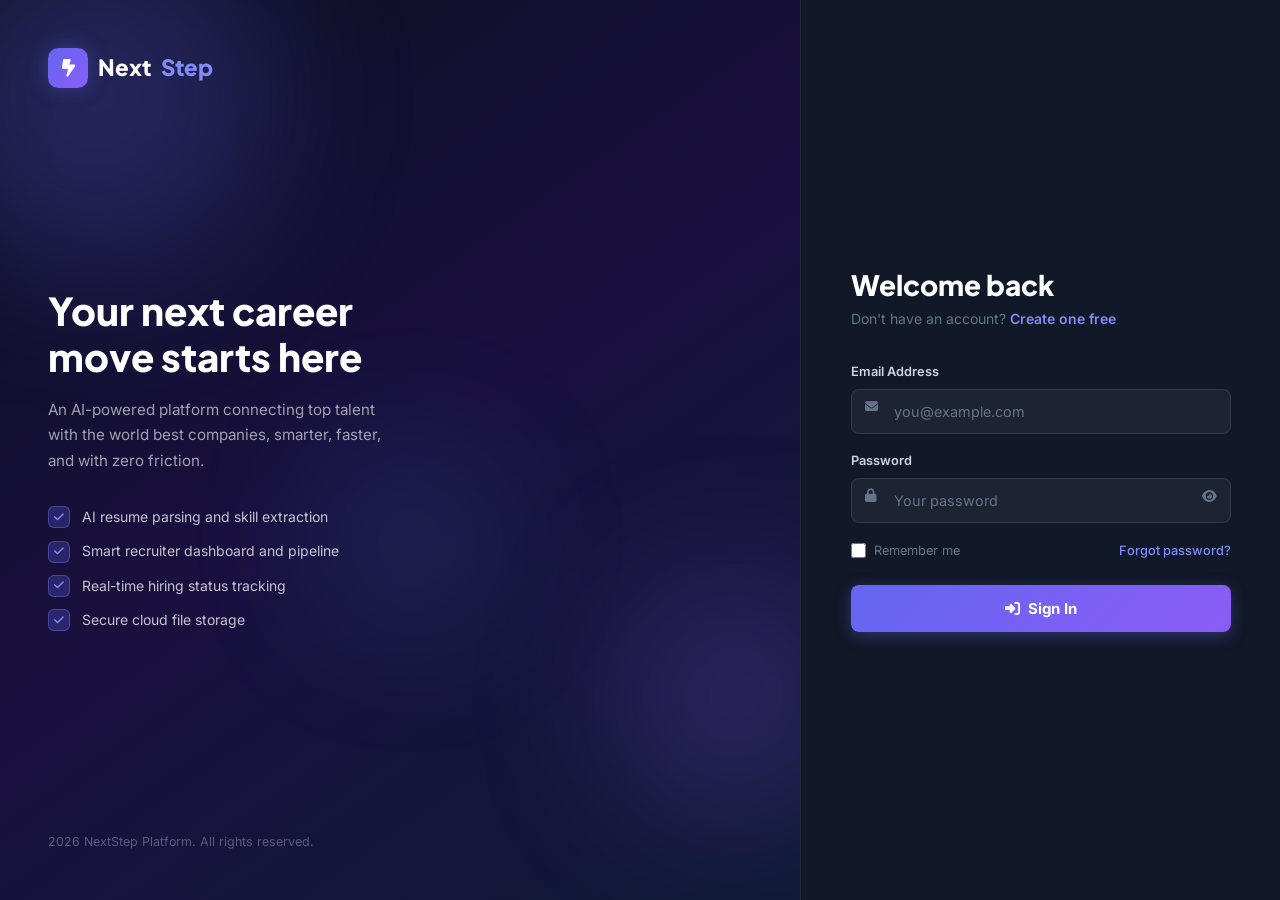
<file: user/upload.html>
<!DOCTYPE html>
<html lang="en">
<head>
  <meta charset="UTF-8">
  <meta name="viewport" content="width=device-width, initial-scale=1.0">
  <title>Upload Resume - NextStep</title>
  <meta name="description" content="Upload your resume and let AI parse your skills and experience.">
  <link rel="stylesheet" href="https://fonts.googleapis.com/css2?family=Inter:wght@300;400;500;600;700;800&family=Plus+Jakarta+Sans:wght@700;800&display=swap">
  <link rel="stylesheet" href="../css/all.min.css">
  <link rel="stylesheet" href="nextstep.css">
  <style>
    .ns-navbar{display:flex;align-items:center;justify-content:space-between;padding:1rem 2rem;position:fixed;top:0;left:0;right:0;z-index:100;background:rgba(10,15,30,0.9);backdrop-filter:blur(20px);border-bottom:1px solid var(--border-subtle);}
    .nav-brand{display:flex;align-items:center;gap:10px;font-family:"Plus Jakarta Sans",sans-serif;font-size:1.2rem;font-weight:800;color:#fff;text-decoration:none;}
    .nav-brand .brand-icon{width:34px;height:34px;background:var(--accent-grad);border-radius:8px;display:flex;align-items:center;justify-content:center;color:#fff;font-size:0.9rem;}
    .nav-brand span{color:var(--accent-light);}
    .nav-links{display:flex;align-items:center;gap:8px;}
    .nav-links a{color:var(--text-muted);font-size:0.85rem;padding:7px 14px;border-radius:8px;transition:var(--transition);}
    .nav-links a:hover{color:#fff;background:rgba(255,255,255,0.07);}
    .nav-links a.active{color:#fff;background:rgba(99,102,241,0.15);}
    .main-content{padding-top:80px;}
    .page-hero{padding:4rem 0 2.5rem;background:linear-gradient(135deg,#0a0f1e,#0f172a);position:relative;overflow:hidden;}
    .page-hero::before{content:'';position:absolute;inset:0;background:radial-gradient(ellipse at 30% 50%,rgba(99,102,241,0.1) 0%,transparent 60%);}
    .page-hero .container{position:relative;z-index:1;max-width:1100px;margin:0 auto;padding:0 2rem;}
    .page-hero h1{font-size:clamp(1.8rem,4vw,2.8rem);font-weight:800;color:#fff;margin-bottom:0.5rem;}
    .page-hero p{color:var(--text-muted);font-size:0.95rem;max-width:520px;}
    .container{max-width:1100px;margin:0 auto;padding:0 2rem;}
    .upload-section{padding:3rem 0;}
    .upload-grid{display:grid;grid-template-columns:1fr 1fr;gap:2rem;align-items:start;}
    .drop-zone{border:2px dashed rgba(99,102,241,0.35);border-radius:var(--radius-lg);padding:3rem 2rem;text-align:center;transition:var(--transition);cursor:pointer;background:rgba(99,102,241,0.04);position:relative;}
    .drop-zone:hover,.drop-zone.drag-over{border-color:var(--accent);background:rgba(99,102,241,0.1);box-shadow:0 0 40px rgba(99,102,241,0.15);}
    .drop-zone input{position:absolute;inset:0;opacity:0;cursor:pointer;width:100%;height:100%;}
    .drop-icon{width:72px;height:72px;background:rgba(99,102,241,0.12);border:1px solid rgba(99,102,241,0.25);border-radius:20px;display:flex;align-items:center;justify-content:center;margin:0 auto 1.5rem;font-size:1.75rem;color:var(--accent-light);transition:var(--transition);}
    .drop-zone:hover .drop-icon{background:rgba(99,102,241,0.2);transform:scale(1.05);}
    .drop-zone h3{font-size:1.1rem;color:#fff;margin-bottom:0.4rem;}
    .drop-zone p{font-size:0.83rem;color:var(--text-muted);}
    .file-types{display:flex;gap:8px;justify-content:center;margin-top:1rem;flex-wrap:wrap;}
    .file-type-badge{padding:4px 12px;border-radius:100px;font-size:0.75rem;font-weight:600;border:1px solid rgba(255,255,255,0.12);color:var(--text-muted);}
    .file-type-badge.pdf{border-color:rgba(239,68,68,0.4);color:#fca5a5;background:rgba(239,68,68,0.08);}
    .file-type-badge.docx{border-color:rgba(56,189,248,0.4);color:#7dd3fc;background:rgba(56,189,248,0.08);}
    .file-selected{display:none;margin-top:1.25rem;padding:12px 16px;background:rgba(16,185,129,0.08);border:1px solid rgba(16,185,129,0.25);border-radius:10px;align-items:center;gap:10px;text-align:left;}
    .file-selected.show{display:flex;}
    .file-selected .file-name{flex:1;font-size:0.85rem;color:#6ee7b7;font-weight:500;overflow:hidden;text-overflow:ellipsis;white-space:nowrap;}
    .file-selected .remove-file{background:none;border:none;color:var(--text-muted);cursor:pointer;font-size:0.9rem;transition:var(--transition);padding:0;}
    .file-selected .remove-file:hover{color:var(--danger);}
    .upload-btn{width:100%;padding:14px;background:var(--accent-grad);border:none;border-radius:var(--radius-sm);color:#fff;font-family:var(--font-main);font-size:0.9375rem;font-weight:700;cursor:pointer;transition:var(--transition);display:flex;align-items:center;justify-content:center;gap:8px;box-shadow:0 4px 16px var(--accent-glow);margin-top:1.25rem;}
    .upload-btn:hover{transform:translateY(-2px);box-shadow:0 8px 28px var(--accent-glow);}
    .upload-btn:disabled{opacity:0.5;pointer-events:none;}
    .progress-wrap{display:none;margin-top:1.25rem;}
    .progress-wrap.show{display:block;}
    .progress-label{display:flex;justify-content:space-between;font-size:0.78rem;color:var(--text-muted);margin-bottom:6px;}
    .progress-bar{height:5px;background:rgba(255,255,255,0.07);border-radius:100px;overflow:hidden;}
    .progress-fill{height:100%;width:0;background:var(--accent-grad);border-radius:100px;transition:width 0.3s ease;}
    .parsing-steps{margin-top:1.25rem;display:none;}
    .parsing-steps.show{display:block;}
    .parse-step{display:flex;align-items:center;gap:10px;padding:8px 0;font-size:0.83rem;color:var(--text-muted);}
    .parse-step .step-icon{width:20px;height:20px;border-radius:50%;display:flex;align-items:center;justify-content:center;font-size:0.65rem;flex-shrink:0;background:rgba(255,255,255,0.07);}
    .parse-step.done .step-icon{background:rgba(16,185,129,0.2);color:var(--success);}
    .parse-step.active .step-icon{background:rgba(99,102,241,0.2);color:var(--accent-light);animation:pulse 1s ease-in-out infinite;}
    .parse-step.done{color:var(--text-secondary);}
    .parse-step.active{color:#fff;}
    @keyframes pulse{0%,100%{opacity:1;}50%{opacity:0.4;}}
    .results-panel{display:none;}
    .results-panel.show{display:block;}
    .results-card{background:rgba(17,24,39,0.8);border:1px solid var(--border-glass);border-radius:var(--radius-lg);padding:2rem;margin-bottom:1.5rem;}
    .results-card h3{font-size:1rem;font-weight:700;color:#fff;margin-bottom:1.25rem;display:flex;align-items:center;gap:8px;}
    .results-card h3 i{color:var(--accent-light);}
    .edit-input{width:100%;background:rgba(255,255,255,0.05);border:1px solid rgba(255,255,255,0.1);border-radius:var(--radius-sm);padding:10px 14px;color:var(--text-primary);font-family:var(--font-main);font-size:0.875rem;outline:none;transition:var(--transition);margin-bottom:0.75rem;}
    .edit-input:focus{border-color:var(--accent);background:rgba(99,102,241,0.06);}
    .tags-input-wrap{display:flex;flex-wrap:wrap;gap:8px;padding:10px 12px;background:rgba(255,255,255,0.05);border:1px solid rgba(255,255,255,0.1);border-radius:var(--radius-sm);min-height:48px;cursor:text;}
    .tags-input-wrap:focus-within{border-color:var(--accent);}
    .tags-input-wrap input{background:transparent;border:none;outline:none;color:var(--text-primary);font-family:var(--font-main);font-size:0.875rem;min-width:100px;flex:1;}
    .tags-input-wrap input::placeholder{color:var(--text-muted);}
    .tag-pill{display:inline-flex;align-items:center;gap:5px;background:rgba(99,102,241,0.15);border:1px solid rgba(99,102,241,0.3);color:var(--accent-light);padding:3px 10px;border-radius:100px;font-size:0.78rem;font-weight:500;}
    .tag-pill button{background:none;border:none;color:var(--accent-light);cursor:pointer;padding:0;font-size:0.7rem;line-height:1;opacity:0.7;}
    .tag-pill button:hover{opacity:1;color:var(--danger);}
    .edu-item,.exp-item{background:rgba(255,255,255,0.03);border:1px solid var(--border-subtle);border-radius:10px;padding:1rem;margin-bottom:0.75rem;display:grid;grid-template-columns:1fr 1fr;gap:0.75rem;}
    .add-btn{display:inline-flex;align-items:center;gap:6px;background:rgba(99,102,241,0.1);border:1px solid rgba(99,102,241,0.25);color:var(--accent-light);padding:7px 14px;border-radius:8px;font-size:0.8rem;font-weight:600;cursor:pointer;transition:var(--transition);margin-top:0.5rem;}
    .add-btn:hover{background:rgba(99,102,241,0.2);}
    .save-btn{width:100%;padding:14px;background:var(--accent-grad);border:none;border-radius:var(--radius-sm);color:#fff;font-family:var(--font-main);font-size:0.9375rem;font-weight:700;cursor:pointer;transition:var(--transition);display:flex;align-items:center;justify-content:center;gap:8px;box-shadow:0 4px 16px var(--accent-glow);margin-top:1.5rem;}
    .save-btn:hover{transform:translateY(-2px);box-shadow:0 8px 28px var(--accent-glow);}
    .success-toast{display:none;position:fixed;bottom:2rem;right:2rem;background:#10b981;color:#fff;padding:14px 20px;border-radius:12px;font-weight:600;font-size:0.875rem;z-index:999;box-shadow:0 8px 24px rgba(16,185,129,0.4);align-items:center;gap:10px;animation:slideUp 0.3s ease;}
    .success-toast.show{display:flex;}
    @keyframes slideUp{from{transform:translateY(20px);opacity:0;}to{transform:translateY(0);opacity:1;}}
    .mini-spin{display:inline-block;width:16px;height:16px;border:2px solid rgba(255,255,255,0.3);border-top-color:#fff;border-radius:50%;animation:spin 0.7s linear infinite;}
  </style>
</head>
<body>
<nav class="ns-navbar">
  <a class="nav-brand" href="../index.html">
    <div class="brand-icon"><i class="fa-solid fa-bolt-lightning"></i></div>
    Next<span>Step</span>
  </a>
  <div class="nav-links">
    <a href="../index.html">Home</a>
    <a href="upload.html" class="active">Upload</a>
    <a href="my-profile.html">My Profile</a>
    <a href="login.html">Sign Out</a>
  </div>
</nav>
<div class="main-content">
  <div class="page-hero">
    <div class="container">
      <p style="font-size:0.75rem;font-weight:700;letter-spacing:2px;text-transform:uppercase;color:var(--accent-light);margin-bottom:0.5rem;">Resume Parser</p>
      <h1>Upload Your Resume</h1>
      <p>Our AI will extract your skills, education, and experience automatically. You can review and edit everything before saving.</p>
    </div>
  </div>
  <div class="upload-section">
    <div class="container">
      <div class="upload-grid">
        <div>
          <div class="drop-zone" id="dropZone">
            <input type="file" id="fileInput" accept=".pdf,.docx" hidden>
            <div class="drop-icon"><i class="fa fa-cloud-arrow-up"></i></div>
            <h3>Drop your resume here</h3>
            <p>or click to browse files from your computer</p>
            <div class="file-types">
              <span class="file-type-badge pdf"><i class="fa fa-file-pdf me-1"></i>PDF</span>
              <span class="file-type-badge docx"><i class="fa fa-file-word me-1"></i>DOCX</span>
            </div>
          </div>
          <div class="file-selected" id="fileSelected">
            <i class="fa fa-file-lines" style="color:var(--accent-light);font-size:1.1rem;"></i>
            <span class="file-name" id="fileName"></span>
            <button class="remove-file" onclick="removeFile()" title="Remove file"><i class="fa fa-xmark"></i></button>
          </div>
          <div class="progress-wrap" id="progressWrap">
            <div class="progress-label"><span id="progressLabel">Uploading...</span><span id="progressPct">0%</span></div>
            <div class="progress-bar"><div class="progress-fill" id="progressFill"></div></div>
          </div>
          <div class="parsing-steps" id="parsingSteps">
            <div class="parse-step" id="step1"><div class="step-icon"><i class="fa fa-check"></i></div>Reading document structure</div>
            <div class="parse-step" id="step2"><div class="step-icon"><i class="fa fa-check"></i></div>Extracting personal information</div>
            <div class="parse-step" id="step3"><div class="step-icon"><i class="fa fa-check"></i></div>Identifying skills and competencies</div>
            <div class="parse-step" id="step4"><div class="step-icon"><i class="fa fa-check"></i></div>Parsing education history</div>
            <div class="parse-step" id="step5"><div class="step-icon"><i class="fa fa-check"></i></div>Extracting work experience</div>
          </div>
          <button class="upload-btn" id="uploadBtn" onclick="startUpload()">
            <i class="fa fa-wand-magic-sparkles"></i> Parse with AI
          </button>
        </div>
        <div class="results-panel" id="resultsPanel">
          <div class="results-card">
            <h3><i class="fa fa-user-circle"></i> Personal Information</h3>
            <div style="display:grid;grid-template-columns:1fr 1fr;gap:10px;">
              <input class="edit-input" id="parsedName" placeholder="Full Name">
              <input class="edit-input" id="parsedTitle" placeholder="Job Title">
            </div>
            <div style="display:grid;grid-template-columns:1fr 1fr;gap:10px;">
              <input class="edit-input" id="parsedEmail" placeholder="Email">
              <input class="edit-input" id="parsedPhone" placeholder="Phone">
            </div>
            <textarea class="edit-input" id="parsedSummary" placeholder="Professional Summary" style="height:100px;resize:vertical;"></textarea>
          </div>
          <div class="results-card">
            <h3><i class="fa fa-tags"></i> Skills</h3>
            <div class="tags-input-wrap" id="skillsWrap">
              <input type="text" id="skillInput" placeholder="Add a skill and press Enter...">
            </div>
            <p style="font-size:0.75rem;color:var(--text-muted);margin-top:6px;">Press Enter to add each skill</p>
          </div>
          <div class="results-card">
            <h3><i class="fa fa-graduation-cap"></i> Education</h3>
            <div id="eduList"></div>
            <button class="add-btn" onclick="addEdu()"><i class="fa fa-plus"></i> Add Education</button>
          </div>
          <div class="results-card">
            <h3><i class="fa fa-briefcase"></i> Experience</h3>
            <div id="expList"></div>
            <button class="add-btn" onclick="addExp()"><i class="fa fa-plus"></i> Add Experience</button>
          </div>

          <button class="save-btn" onclick="saveProfile()">
            <i class="fa fa-floppy-disk"></i> Save Profile
          </button>
        </div>
      </div>
    </div>
  </div>
</div>
<div class="success-toast" id="successToast"><i class="fa fa-circle-check"></i> Profile saved successfully!</div>
<script>
var selectedFile=null;
var skills=[];
var education=[];
var experience=[];
var token = localStorage.getItem('ns_token');

if (!token) {
    window.location.href = 'login.html';
}

var dropZone=document.getElementById('dropZone');
var fileInput=document.getElementById('fileInput');

dropZone.addEventListener('click',function(){fileInput.click();});
dropZone.addEventListener('dragover',function(e){e.preventDefault();this.classList.add('drag-over');});
dropZone.addEventListener('dragleave',function(){this.classList.remove('drag-over');});
dropZone.addEventListener('drop',function(e){e.preventDefault();this.classList.remove('drag-over');var f=e.dataTransfer.files[0];if(f)handleFile(f);});
fileInput.addEventListener('change',function(){if(this.files[0])handleFile(this.files[0]);});

function handleFile(f){
  var ext=f.name.split('.').pop().toLowerCase();
  if(ext!=='pdf'&&ext!=='docx'){alert('Only PDF and DOCX files are accepted.');return;}
  selectedFile=f;
  document.getElementById('fileName').textContent=f.name;
  document.getElementById('fileSelected').classList.add('show');
  document.getElementById('uploadBtn').disabled=false;
}
function removeFile(){
  selectedFile=null;
  document.getElementById('fileSelected').classList.remove('show');
  document.getElementById('fileName').textContent='';
  fileInput.value='';
}
function startUpload(){
  if(!selectedFile){alert('Please select a file first.');return;}
  document.getElementById('uploadBtn').innerHTML='<div class="mini-spin"></div> Uploading to AWS & Parsing...';
  document.getElementById('uploadBtn').disabled=true;
  
  var formData = new FormData();
  formData.append('file', selectedFile);

  fetch('http://13.53.39.78/api/resume/upload', {
      method: 'POST',
      headers: { 'Authorization': 'Bearer ' + token },
      body: formData
  })
  .then(function(res) {
      if(!res.ok) throw new Error("Upload failed. Make sure you are a candidate.");
      return res.json();
  })
  .then(function(data) {
      var parsed = data.parsed_data || data;
      document.getElementById('parsedTitle').value = parsed.job_title || '';
      document.getElementById('parsedPhone').value = parsed.phone || '';
      document.getElementById('parsedEmail').value = parsed.contact_email || '';
      document.getElementById('parsedSummary').value = parsed.summary || '';
      
      skills = parsed.skills || [];
      education = parsed.education || [];
      experience = parsed.experience || [];
      courses = parsed.courses || [];
      projects = parsed.projects || [];
      
      var user = JSON.parse(localStorage.getItem('ns_user') || '{}');
      document.getElementById('parsedName').value = user.name || '';
      document.getElementById('parsedEmail').value = user.email || '';
      
      showResults();
  })
  .catch(function(err) {
      alert(err.message);
      document.getElementById('uploadBtn').innerHTML='<i class="fa fa-wand-magic-sparkles"></i> Parse with AI';
      document.getElementById('uploadBtn').disabled=false;
  });
}
function showResults(){
  document.getElementById('resultsPanel').classList.add('show');
  renderSkills();renderEdu();renderExp();
  document.getElementById('uploadBtn').innerHTML='<i class="fa fa-check"></i> Parsed Successfully';
  document.getElementById('resultsPanel').scrollIntoView({behavior:'smooth',block:'start'});
}
function renderSkills(){
  var wrap=document.getElementById('skillsWrap');
  var inp=document.getElementById('skillInput');
  var existing=wrap.querySelectorAll('.tag-pill');
  existing.forEach(function(e){e.remove();});
  skills.forEach(function(s,i){
    var pill=document.createElement('span');
    pill.className='tag-pill';
    pill.innerHTML=s+'<button onclick="removeSkill('+i+')"><i class="fa fa-xmark"></i></button>';
    wrap.insertBefore(pill,inp);
  });
}
document.getElementById('skillInput').addEventListener('keydown',function(e){
  if(e.key==='Enter'&&this.value.trim()){e.preventDefault();skills.push(this.value.trim());this.value='';renderSkills();}
});
function removeSkill(i){skills.splice(i,1);renderSkills();}
function renderEdu(){
  var list=document.getElementById('eduList');
  list.innerHTML=education.map(function(e,i){
    return '<div class="edu-item"><input class="edit-input" value="'+(e.degree||'')+'" placeholder="Degree" onchange="education['+i+'].degree=this.value" style="margin:0"><input class="edit-input" value="'+(e.school||e.institution||'')+'" placeholder="School" onchange="education['+i+'].school=this.value" style="margin:0"><input class="edit-input" value="'+(e.year||'')+'" placeholder="Year" onchange="education['+i+'].year=this.value" style="margin:0;grid-column:1/-1"></div>';
  }).join('');
}
function addEdu(){education.push({degree:'',school:'',year:''});renderEdu();}
function renderExp(){
  var list=document.getElementById('expList');
  list.innerHTML=experience.map(function(e,i){
    if (!e) return ''; // Skip if element is null or undefined
    return '<div class="exp-item"><input class="edit-input" value="'+(e.job_title||e.title||'')+'" placeholder="Job Title" onchange="experience['+i+'].job_title=this.value" style="margin:0"><input class="edit-input" value="'+(e.company||'')+'" placeholder="Company" onchange="experience['+i+'].company=this.value" style="margin:0"><input class="edit-input" value="'+(e.period||'')+'" placeholder="Period" onchange="experience['+i+'].period=this.value" style="margin:0"><input class="edit-input" value="'+(e.description||e.desc||'')+'" placeholder="Description" onchange="experience['+i+'].description=this.value" style="margin:0"></div>';
  }).join('');
}
function addExp(){experience.push({job_title:'',company:'',period:'',description:''});renderExp();}

function saveProfile(){
  var btn = document.querySelector('.save-btn');
  btn.innerHTML = '<div class="mini-spin"></div> Saving...';
  
  var payload = {
      job_title: document.getElementById('parsedTitle').value,
      phone: document.getElementById('parsedPhone').value,
      contact_email: document.getElementById('parsedEmail').value,
      summary: document.getElementById('parsedSummary').value,
      skills: skills,
      education: education.map(function(e) {
          return { degree: e.degree || '', school: e.school || e.institution || '', year: e.year || '' };
      }),
      experience: experience.map(function(e) { 
          if (!e) return { job_title: '', company: '', period: '', description: '' };
          return { job_title: e.job_title || e.title || '', company: e.company || '', period: e.period || '', description: e.description || e.desc || '' }
      })
  };
  
  fetch('http://13.53.39.78/api/profile/me', {
      method: 'PUT',
      headers: { 
          'Content-Type': 'application/json',
          'Authorization': 'Bearer ' + token
      },
      body: JSON.stringify(payload)
  })
  .then(function(res) {
      if(!res.ok) throw new Error("Failed to save profile");
      var toast=document.getElementById('successToast');
      toast.classList.add('show');
      setTimeout(function(){toast.classList.remove('show');window.location.href='my-profile.html';},1500);
  })
  .catch(function(err) {
      alert(err.message);
      btn.innerHTML = '<i class="fa fa-floppy-disk"></i> Save Profile';
  });
}
</script>
</body>
</html>
</file>
<file: user/nextstep.css>
/* =============================================
   NextStep Platform — Shared Design System
   ============================================= */

@import url('https://fonts.googleapis.com/css2?family=Inter:wght@300;400;500;600;700;800;900&family=Plus+Jakarta+Sans:wght@400;500;600;700;800&display=swap');

/* ─── CSS Variables ─────────────────────────── */
:root {
  --bg-primary:     #0a0f1e;
  --bg-secondary:   #0f172a;
  --bg-card:        #111827;
  --bg-card-hover:  #1e293b;
  --border-glass:   rgba(99, 102, 241, 0.18);
  --border-subtle:  rgba(255,255,255,0.07);

  --accent:         #6366f1;
  --accent-light:   #818cf8;
  --accent-glow:    rgba(99,102,241,0.35);
  --accent-grad:    linear-gradient(135deg, #6366f1, #8b5cf6);

  --success:        #10b981;
  --warning:        #f59e0b;
  --danger:         #ef4444;
  --info:           #38bdf8;

  --text-primary:   #f1f5f9;
  --text-secondary: #cbd5e1;
  --text-muted:     #64748b;

  --radius-sm:      8px;
  --radius-md:      14px;
  --radius-lg:      20px;
  --radius-xl:      28px;

  --shadow-card:    0 4px 24px rgba(0,0,0,0.4);
  --shadow-glow:    0 0 40px rgba(99,102,241,0.2);
  --shadow-hover:   0 8px 40px rgba(0,0,0,0.5);

  --transition:     all 0.25s cubic-bezier(0.4, 0, 0.2, 1);
  --font-main:      'Inter', sans-serif;
  --font-display:   'Plus Jakarta Sans', sans-serif;
}

/* ─── Reset & Base ──────────────────────────── */
*, *::before, *::after { box-sizing: border-box; margin: 0; padding: 0; }

html { scroll-behavior: smooth; }

body {
  font-family: var(--font-main);
  background: var(--bg-primary);
  color: var(--text-primary);
  line-height: 1.6;
  min-height: 100vh;
  overflow-x: hidden;
}

/* ─── Scrollbar ─────────────────────────────── */
::-webkit-scrollbar { width: 6px; }
::-webkit-scrollbar-track { background: var(--bg-secondary); }
::-webkit-scrollbar-thumb { background: var(--accent); border-radius: 3px; }

/* ─── Typography ────────────────────────────── */
h1,h2,h3,h4,h5,h6 {
  font-family: var(--font-display);
  font-weight: 700;
  color: var(--text-primary);
  line-height: 1.2;
}

a { color: var(--accent-light); text-decoration: none; transition: var(--transition); }
a:hover { color: #fff; }

p { color: var(--text-secondary); }

/* ─── Navbar ────────────────────────────────── */
.ns-navbar {
  position: fixed;
  top: 0; left: 0; right: 0;
  z-index: 1000;
  padding: 14px 0;
  background: rgba(10, 15, 30, 0.85);
  backdrop-filter: blur(20px);
  -webkit-backdrop-filter: blur(20px);
  border-bottom: 1px solid var(--border-subtle);
  transition: var(--transition);
}

.ns-navbar.scrolled {
  padding: 10px 0;
  background: rgba(10, 15, 30, 0.97);
  box-shadow: 0 4px 20px rgba(0,0,0,0.3);
}

.ns-navbar .container-fluid { display: flex; align-items: center; justify-content: space-between; padding: 0 2rem; }

.ns-brand {
  display: flex; align-items: center; gap: 10px;
  font-family: var(--font-display);
  font-size: 1.3rem;
  font-weight: 800;
  color: #fff !important;
  text-decoration: none;
  letter-spacing: -0.5px;
}

.ns-brand .brand-icon {
  width: 36px; height: 36px;
  background: var(--accent-grad);
  border-radius: 10px;
  display: flex; align-items: center; justify-content: center;
  font-size: 1rem;
  color: #fff;
  box-shadow: 0 0 16px var(--accent-glow);
}

.ns-brand span { color: var(--accent-light); }

.ns-nav-links {
  display: flex; align-items: center; gap: 8px;
  list-style: none; margin: 0; padding: 0;
}

.ns-nav-links a {
  color: var(--text-secondary);
  font-size: 0.875rem;
  font-weight: 500;
  padding: 7px 14px;
  border-radius: var(--radius-sm);
  transition: var(--transition);
}

.ns-nav-links a:hover,
.ns-nav-links a.active {
  color: #fff;
  background: rgba(99,102,241,0.15);
}

.ns-nav-actions { display: flex; align-items: center; gap: 10px; }

/* ─── Buttons ───────────────────────────────── */
.btn-ns-primary {
  background: var(--accent-grad);
  color: #fff;
  border: none;
  padding: 10px 22px;
  border-radius: var(--radius-sm);
  font-family: var(--font-main);
  font-size: 0.875rem;
  font-weight: 600;
  cursor: pointer;
  transition: var(--transition);
  display: inline-flex; align-items: center; gap: 7px;
  box-shadow: 0 4px 14px var(--accent-glow);
}

.btn-ns-primary:hover {
  transform: translateY(-2px);
  box-shadow: 0 8px 24px var(--accent-glow);
  color: #fff;
}

.btn-ns-primary:active { transform: translateY(0); }

.btn-ns-secondary {
  background: transparent;
  color: var(--text-secondary);
  border: 1px solid var(--border-subtle);
  padding: 10px 22px;
  border-radius: var(--radius-sm);
  font-family: var(--font-main);
  font-size: 0.875rem;
  font-weight: 500;
  cursor: pointer;
  transition: var(--transition);
  display: inline-flex; align-items: center; gap: 7px;
}

.btn-ns-secondary:hover {
  border-color: var(--accent);
  color: #fff;
  background: rgba(99,102,241,0.1);
}

.btn-ns-ghost {
  background: transparent;
  color: var(--text-secondary);
  border: none;
  padding: 8px 16px;
  border-radius: var(--radius-sm);
  font-family: var(--font-main);
  font-size: 0.875rem;
  cursor: pointer;
  transition: var(--transition);
}

.btn-ns-ghost:hover { color: #fff; background: rgba(255,255,255,0.07); }

.btn-ns-danger {
  background: rgba(239,68,68,0.15);
  color: var(--danger);
  border: 1px solid rgba(239,68,68,0.3);
  padding: 8px 18px;
  border-radius: var(--radius-sm);
  font-size: 0.875rem;
  font-weight: 500;
  cursor: pointer;
  transition: var(--transition);
}
.btn-ns-danger:hover { background: rgba(239,68,68,0.25); }

/* ─── Glass Cards ───────────────────────────── */
.glass-card {
  background: rgba(17, 24, 39, 0.7);
  backdrop-filter: blur(16px);
  -webkit-backdrop-filter: blur(16px);
  border: 1px solid var(--border-glass);
  border-radius: var(--radius-lg);
  transition: var(--transition);
}

.glass-card:hover {
  border-color: rgba(99,102,241,0.35);
  box-shadow: var(--shadow-glow);
}

.glass-card-light {
  background: rgba(255,255,255,0.04);
  border: 1px solid var(--border-subtle);
  border-radius: var(--radius-md);
}

/* ─── Form Inputs ───────────────────────────── */
.ns-form-group { position: relative; margin-bottom: 1.25rem; }

.ns-label {
  display: block;
  font-size: 0.8125rem;
  font-weight: 600;
  color: var(--text-secondary);
  margin-bottom: 6px;
  letter-spacing: 0.3px;
}

.ns-input {
  width: 100%;
  background: rgba(255,255,255,0.05);
  border: 1px solid rgba(255,255,255,0.1);
  border-radius: var(--radius-sm);
  padding: 12px 16px;
  color: var(--text-primary);
  font-family: var(--font-main);
  font-size: 0.9rem;
  transition: var(--transition);
  outline: none;
}

.ns-input::placeholder { color: var(--text-muted); }

.ns-input:focus {
  border-color: var(--accent);
  background: rgba(99,102,241,0.07);
  box-shadow: 0 0 0 3px rgba(99,102,241,0.15);
}

.ns-input.invalid {
  border-color: var(--danger);
  box-shadow: 0 0 0 3px rgba(239,68,68,0.15);
}

.ns-input-icon { position: relative; }
.ns-input-icon .ns-input { padding-left: 42px; }
.ns-input-icon .icon {
  position: absolute; left: 14px; top: 50%;
  transform: translateY(-50%);
  color: var(--text-muted);
  font-size: 0.875rem;
  pointer-events: none;
}

.ns-select {
  width: 100%;
  background: rgba(255,255,255,0.05);
  border: 1px solid rgba(255,255,255,0.1);
  border-radius: var(--radius-sm);
  padding: 12px 16px;
  color: var(--text-primary);
  font-family: var(--font-main);
  font-size: 0.9rem;
  transition: var(--transition);
  outline: none;
  cursor: pointer;
  appearance: none;
  background-image: url("data:image/svg+xml,%3Csvg xmlns='http://www.w3.org/2000/svg' width='12' height='12' viewBox='0 0 24 24' fill='none' stroke='%2364748b' stroke-width='2'%3E%3Cpath d='M6 9l6 6 6-6'/%3E%3C/svg%3E");
  background-repeat: no-repeat;
  background-position: right 14px center;
}

.ns-select:focus {
  border-color: var(--accent);
  box-shadow: 0 0 0 3px rgba(99,102,241,0.15);
}

.ns-select option { background: var(--bg-card); color: var(--text-primary); }

/* ─── Skill / Status Badges ─────────────────── */
.skill-tag {
  display: inline-flex; align-items: center; gap: 4px;
  background: rgba(99,102,241,0.15);
  border: 1px solid rgba(99,102,241,0.3);
  color: var(--accent-light);
  padding: 4px 12px;
  border-radius: 100px;
  font-size: 0.78rem;
  font-weight: 500;
  transition: var(--transition);
  white-space: nowrap;
}

.skill-tag:hover { background: rgba(99,102,241,0.25); transform: translateY(-1px); }
.skill-tag.removable { cursor: pointer; }
.skill-tag.removable:hover { border-color: var(--danger); color: var(--danger); background: rgba(239,68,68,0.1); }

.status-badge {
  display: inline-flex; align-items: center; gap: 6px;
  padding: 5px 12px;
  border-radius: 100px;
  font-size: 0.78rem;
  font-weight: 600;
  letter-spacing: 0.3px;
}

.status-badge::before { content: ''; width: 6px; height: 6px; border-radius: 50%; background: currentColor; }

.status-badge.applied   { background: rgba(56,189,248,0.15); color: var(--info); border: 1px solid rgba(56,189,248,0.3); }
.status-badge.interview { background: rgba(245,158,11,0.15); color: var(--warning); border: 1px solid rgba(245,158,11,0.3); }
.status-badge.offer     { background: rgba(16,185,129,0.15); color: var(--success); border: 1px solid rgba(16,185,129,0.3); }
.status-badge.rejected  { background: rgba(239,68,68,0.15); color: var(--danger); border: 1px solid rgba(239,68,68,0.3); }
.status-badge.hired     { background: rgba(99,102,241,0.15); color: var(--accent-light); border: 1px solid rgba(99,102,241,0.3); }

/* ─── Section Utilities ─────────────────────── */
.section-label {
  font-size: 0.75rem;
  font-weight: 700;
  letter-spacing: 2px;
  text-transform: uppercase;
  color: var(--accent-light);
}

.section-title {
  font-family: var(--font-display);
  font-size: clamp(1.8rem, 4vw, 2.8rem);
  font-weight: 800;
  color: var(--text-primary);
  line-height: 1.15;
}

.gradient-text {
  background: var(--accent-grad);
  -webkit-background-clip: text;
  -webkit-text-fill-color: transparent;
  background-clip: text;
}

/* ─── Alert / Toast ─────────────────────────── */
.ns-alert {
  padding: 12px 16px;
  border-radius: var(--radius-sm);
  font-size: 0.875rem;
  font-weight: 500;
  display: flex; align-items: center; gap: 10px;
  margin-bottom: 1rem;
}

.ns-alert-error { background: rgba(239,68,68,0.1); border: 1px solid rgba(239,68,68,0.3); color: #fca5a5; }
.ns-alert-success { background: rgba(16,185,129,0.1); border: 1px solid rgba(16,185,129,0.3); color: #6ee7b7; }
.ns-alert-info { background: rgba(56,189,248,0.1); border: 1px solid rgba(56,189,248,0.3); color: #7dd3fc; }

/* ─── Spinner / Loader ──────────────────────── */
.ns-spinner {
  display: flex; align-items: center; gap: 10px;
  color: var(--text-muted);
  font-size: 0.875rem;
}

.spinner-ring {
  width: 20px; height: 20px;
  border: 2px solid rgba(99,102,241,0.2);
  border-top-color: var(--accent);
  border-radius: 50%;
  animation: spin 0.8s linear infinite;
}

@keyframes spin { to { transform: rotate(360deg); } }

/* ─── Progress Bar ──────────────────────────── */
.ns-progress-bar {
  height: 4px;
  background: rgba(255,255,255,0.07);
  border-radius: 100px;
  overflow: hidden;
}

.ns-progress-fill {
  height: 100%;
  background: var(--accent-grad);
  border-radius: 100px;
  transition: width 0.4s ease;
}

/* ─── Divider ───────────────────────────────── */
.ns-divider {
  border: none;
  border-top: 1px solid var(--border-subtle);
  margin: 1.5rem 0;
}

.ns-divider-text {
  display: flex; align-items: center; gap: 12px;
  color: var(--text-muted);
  font-size: 0.8125rem;
  margin: 1.25rem 0;
}
.ns-divider-text::before, .ns-divider-text::after {
  content: ''; flex: 1;
  border-top: 1px solid var(--border-subtle);
}

/* ─── Floating Orbs (Hero) ──────────────────── */
.orb {
  position: absolute;
  border-radius: 50%;
  filter: blur(70px);
  pointer-events: none;
  animation: floatOrb 8s ease-in-out infinite;
}

@keyframes floatOrb {
  0%, 100% { transform: translateY(0) scale(1); }
  50% { transform: translateY(-30px) scale(1.05); }
}

/* ─── Page Hero Banner ──────────────────────── */
.ns-page-hero {
  padding: 110px 0 60px;
  background: linear-gradient(135deg, #0a0f1e 0%, #0f172a 50%, #1a1040 100%);
  position: relative;
  overflow: hidden;
}

.ns-page-hero::before {
  content: '';
  position: absolute; inset: 0;
  background: radial-gradient(ellipse at 30% 50%, rgba(99,102,241,0.12) 0%, transparent 60%);
}

/* ─── Footer ────────────────────────────────── */
.ns-footer {
  background: var(--bg-secondary);
  border-top: 1px solid var(--border-subtle);
  padding: 3rem 0 1.5rem;
}

.ns-footer-brand {
  font-family: var(--font-display);
  font-size: 1.25rem;
  font-weight: 800;
  color: #fff;
  display: flex; align-items: center; gap: 8px;
  margin-bottom: 0.75rem;
}

.ns-footer-brand .brand-dot { color: var(--accent-light); }

.ns-footer p { color: var(--text-muted); font-size: 0.875rem; }

.ns-footer h6 {
  font-size: 0.75rem;
  font-weight: 700;
  letter-spacing: 1.5px;
  text-transform: uppercase;
  color: var(--text-secondary);
  margin-bottom: 1rem;
}

.ns-footer ul { list-style: none; padding: 0; }
.ns-footer ul li { margin-bottom: 0.5rem; }
.ns-footer ul li a {
  color: var(--text-muted);
  font-size: 0.875rem;
  transition: var(--transition);
}
.ns-footer ul li a:hover { color: var(--accent-light); padding-left: 4px; }

.ns-footer-bottom {
  border-top: 1px solid var(--border-subtle);
  margin-top: 2rem;
  padding-top: 1.5rem;
  display: flex;
  align-items: center;
  justify-content: space-between;
  flex-wrap: wrap;
  gap: 0.75rem;
}

.ns-footer-bottom p { color: var(--text-muted); font-size: 0.8125rem; margin: 0; }

.social-links { display: flex; gap: 10px; }
.social-links a {
  width: 34px; height: 34px;
  border-radius: 8px;
  background: rgba(255,255,255,0.05);
  border: 1px solid var(--border-subtle);
  display: flex; align-items: center; justify-content: center;
  color: var(--text-muted);
  font-size: 0.875rem;
  transition: var(--transition);
}
.social-links a:hover {
  background: rgba(99,102,241,0.2);
  border-color: var(--accent);
  color: var(--accent-light);
  transform: translateY(-2px);
}

/* ─── Responsive Utility ─────────────────────── */
@media (max-width: 768px) {
  .ns-navbar .container-fluid { padding: 0 1rem; }
  .ns-nav-links { display: none; }
  .ns-page-hero { padding: 90px 0 40px; }
}

/* ─── Page Transition ───────────────────────── */
.page-enter {
  animation: pageIn 0.4s ease forwards;
}

@keyframes pageIn {
  from { opacity: 0; transform: translateY(16px); }
  to   { opacity: 1; transform: translateY(0); }
}
</file>
